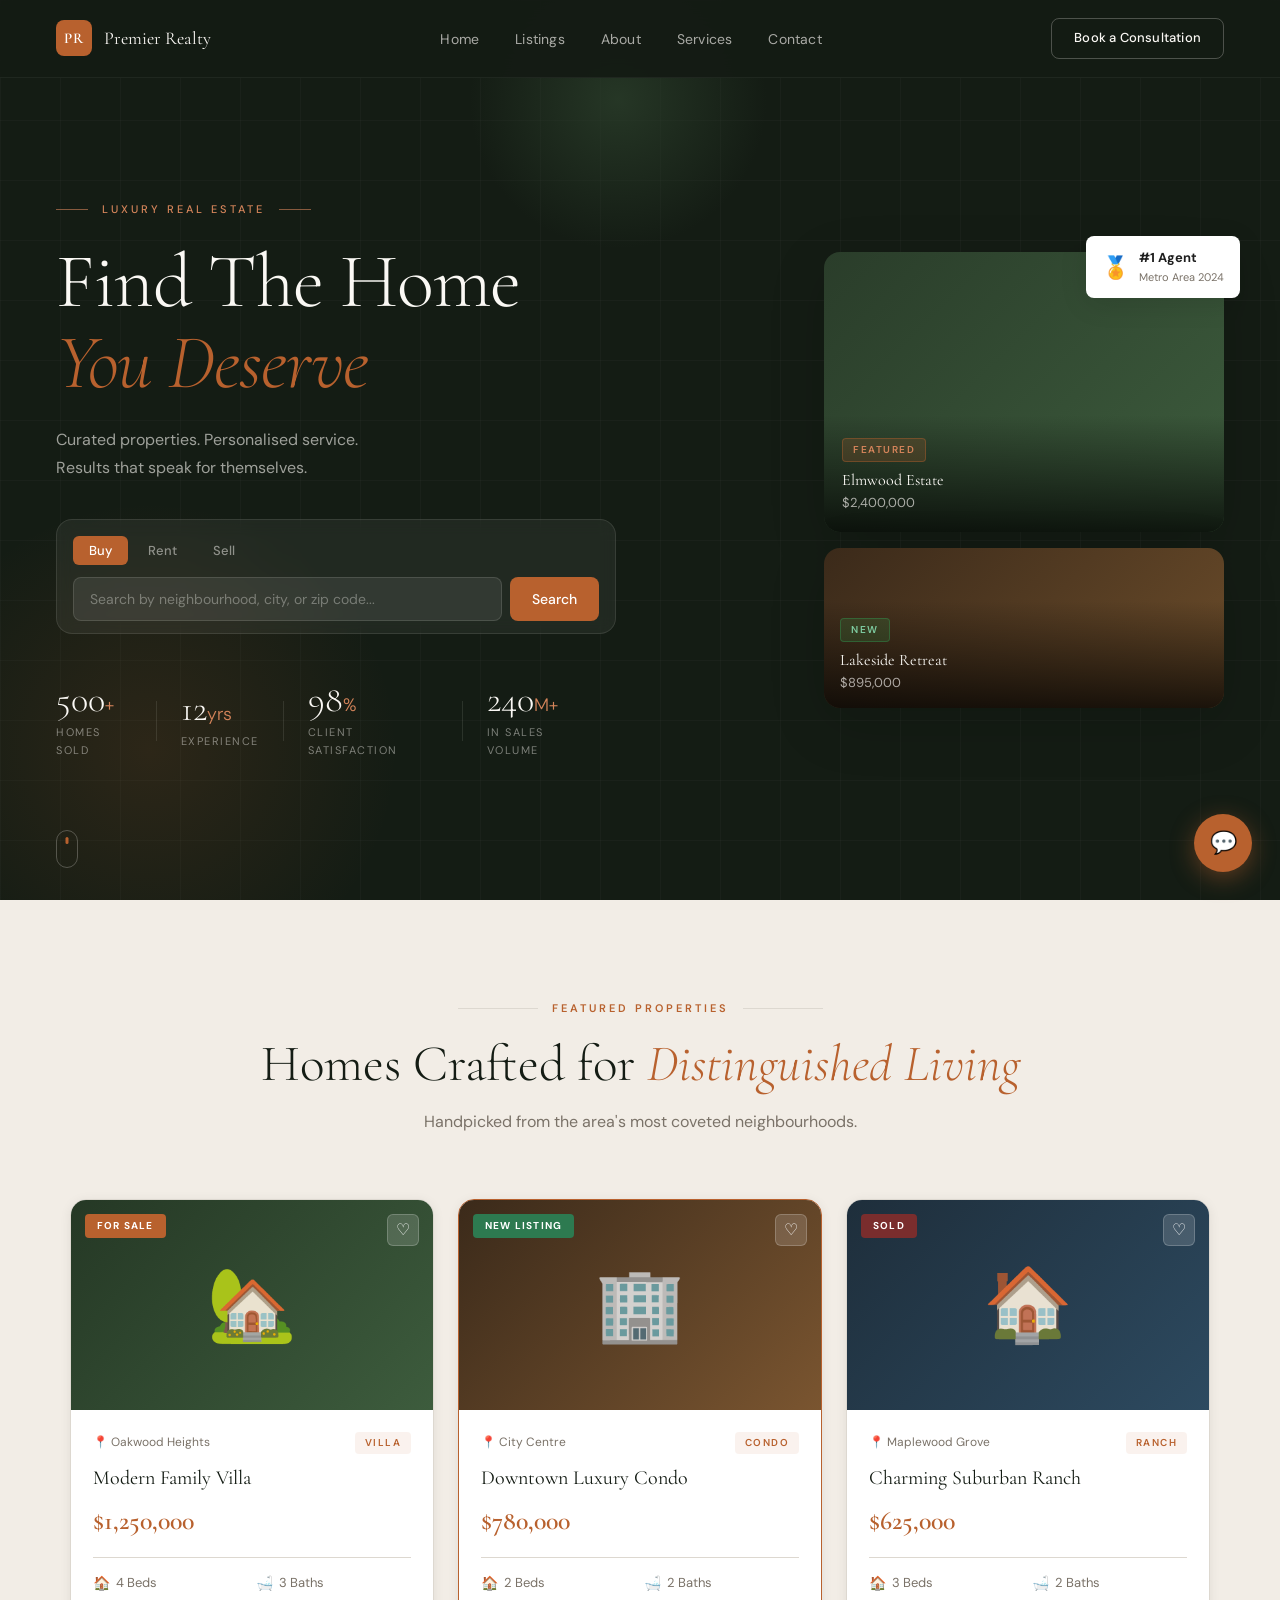
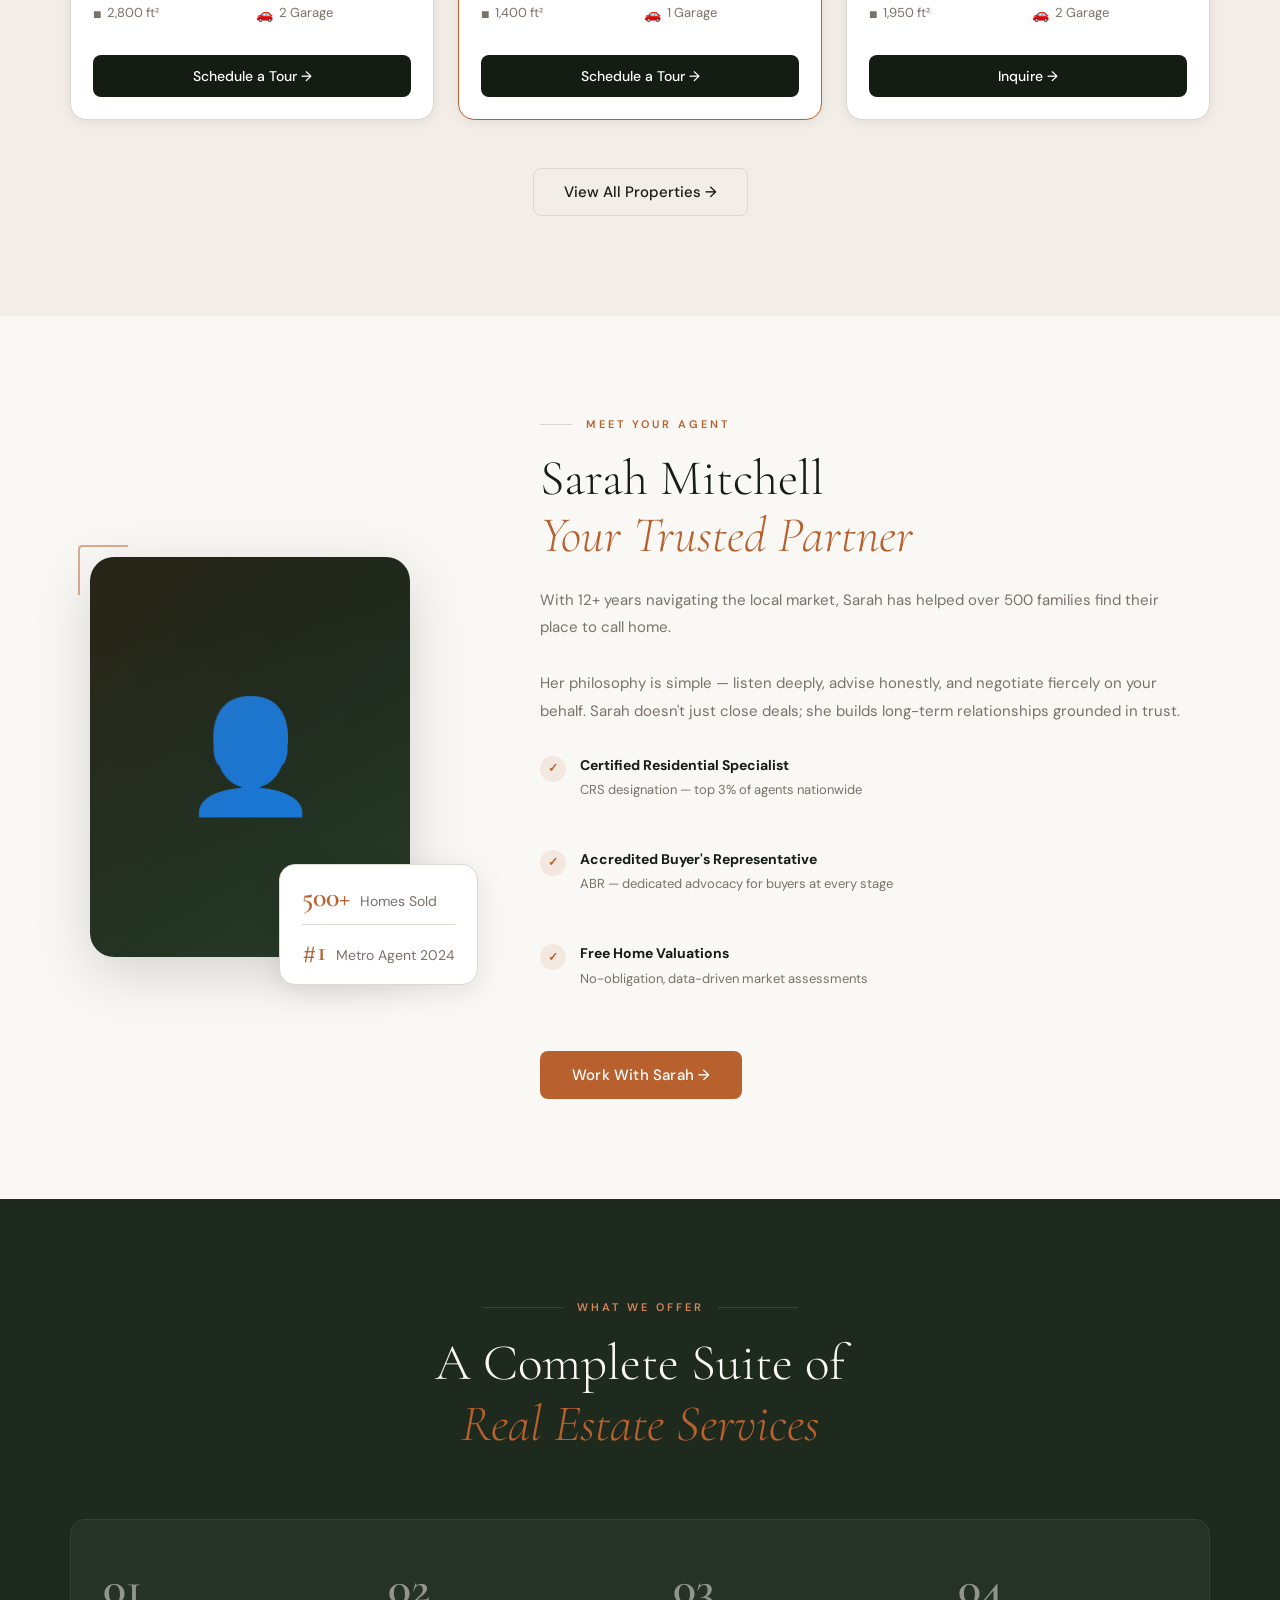
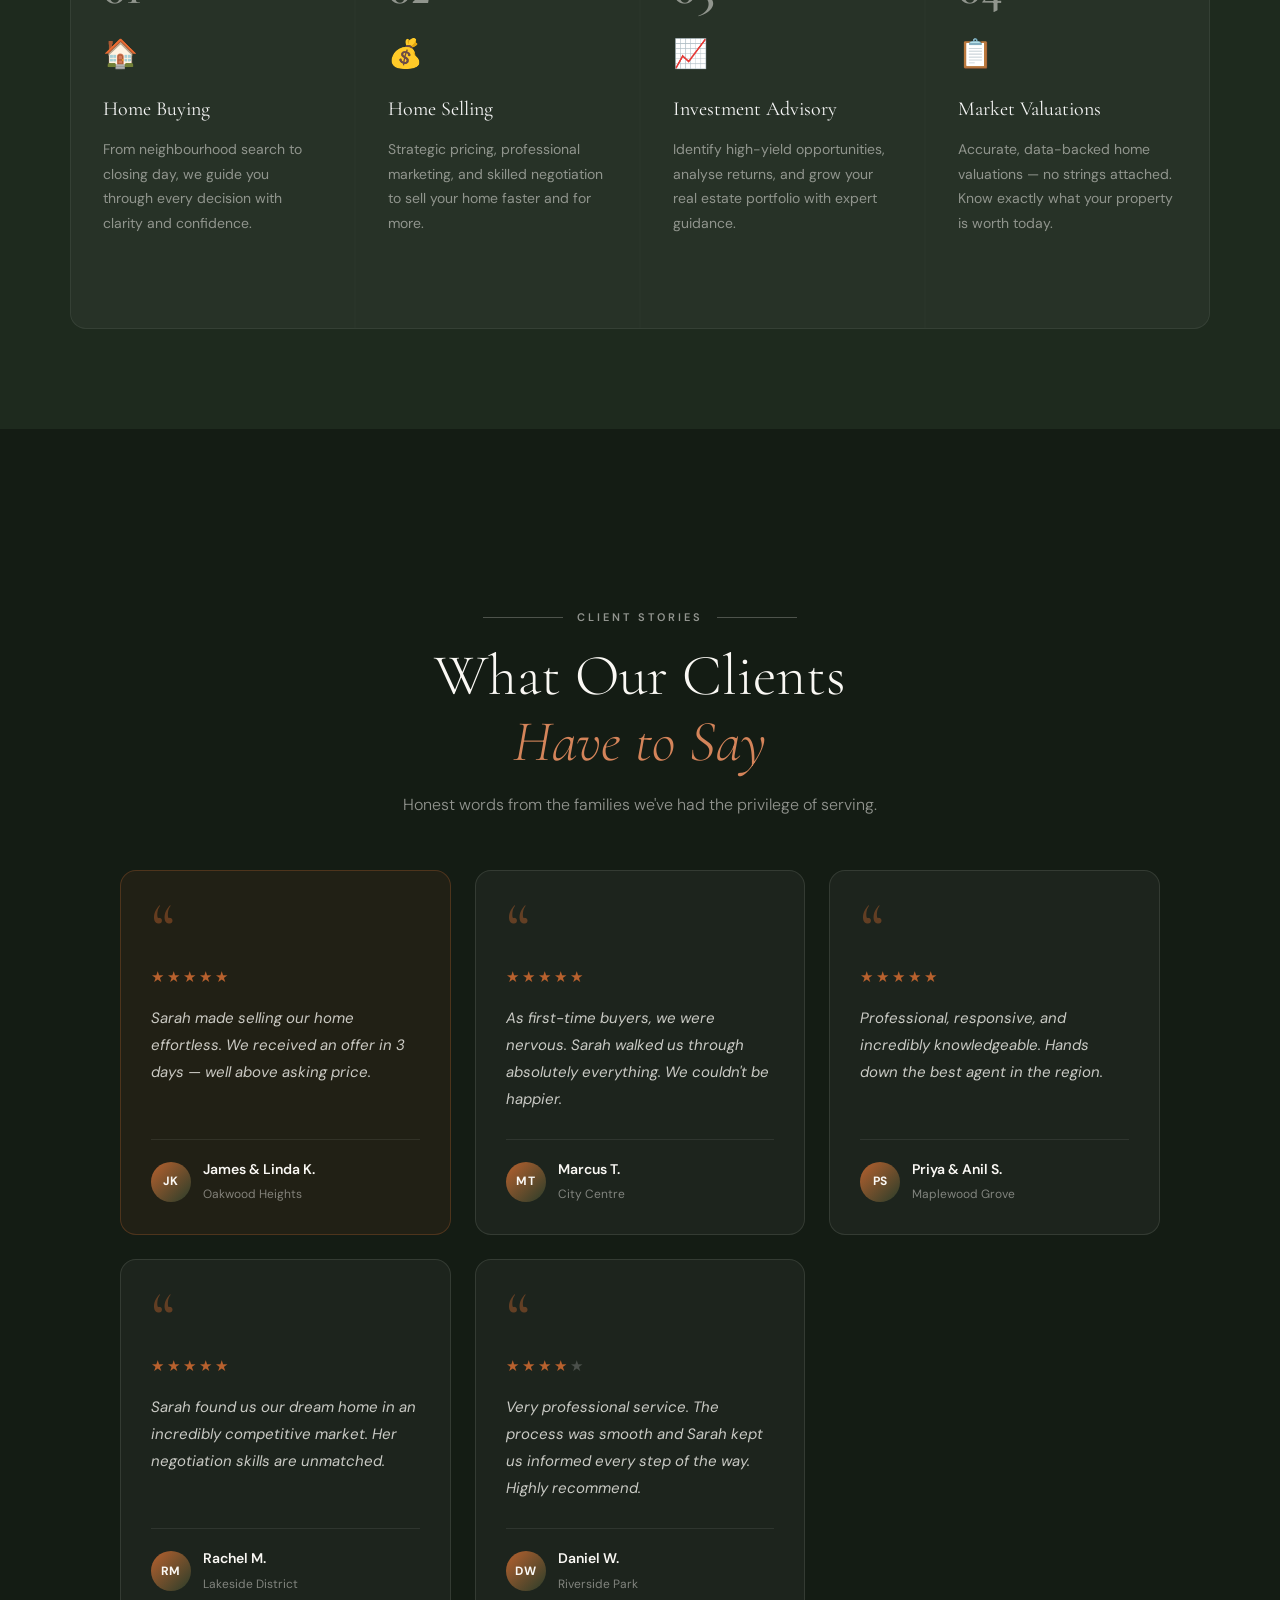
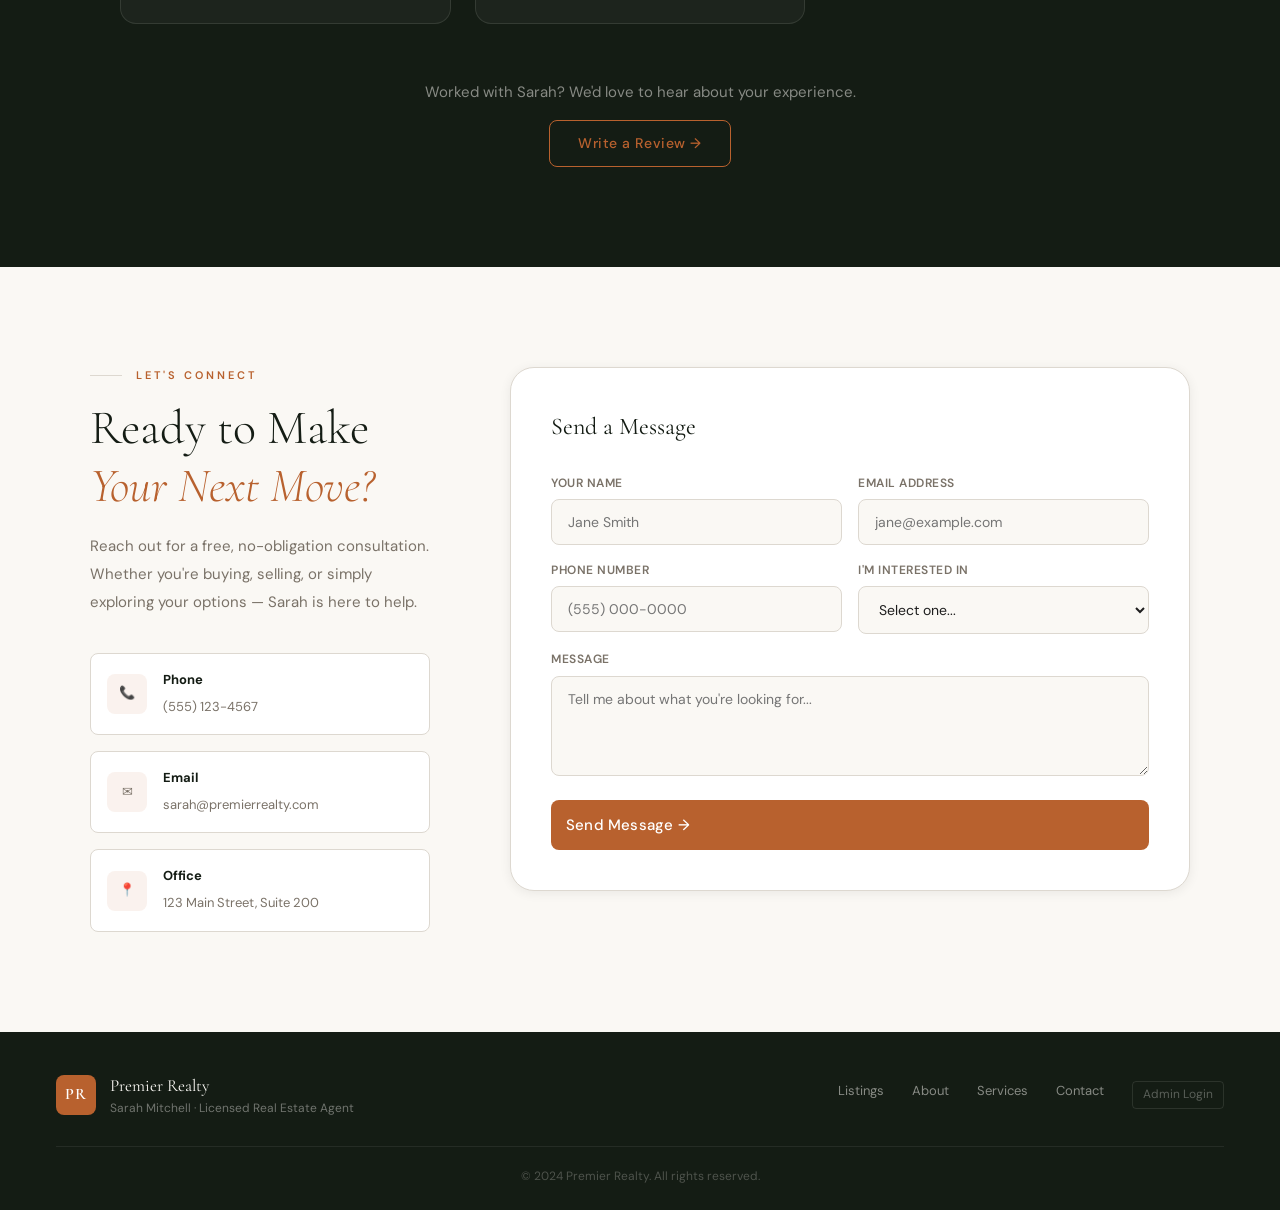
<file: index.html>
<!DOCTYPE html>
<html lang="en">
<head>
  <meta charset="UTF-8">
  <meta name="viewport" content="width=device-width, initial-scale=1.0">
  <title>Premier Realty | Luxury Real Estate</title>
  <link rel="stylesheet" href="styles.css">
  <link href="https://fonts.googleapis.com/css2?family=Cormorant+Garamond:ital,wght@0,300;0,400;0,600;1,300;1,400&family=DM+Sans:wght@300;400;500;600&display=swap" rel="stylesheet">
</head>
<body>

  <nav id="navbar">
    <div class="nav-brand">
      <span class="brand-mark">PR</span>
      <span class="brand-name">Premier Realty</span>
    </div>
    <ul>
      <li><a href="#hero">Home</a></li>
      <li><a href="#listings">Listings</a></li>
      <li><a href="#about">About</a></li>
      <li><a href="#services">Services</a></li>
      <li><a href="#contact">Contact</a></li>
    </ul>
    <a class="nav-cta" href="#contact">Book a Consultation</a>
  </nav>

  <section id="hero">
    <div class="hero-grid-overlay"></div>
    <div class="hero-content">
      <div class="hero-eyebrow">
        <span class="eyebrow-line"></span>
        <span>Luxury Real Estate</span>
        <span class="eyebrow-line"></span>
      </div>
      <h1 class="slide-up">
        Find The Home<br>
        <em>You Deserve</em>
      </h1>
      <p class="hero-sub slide-up delay-1">
        Curated properties. Personalised service.<br>Results that speak for themselves.
      </p>
      <div class="hero-search slide-up delay-2">
        <div class="search-tabs">
          <button class="search-tab active">Buy</button>
          <button class="search-tab">Rent</button>
          <button class="search-tab">Sell</button>
        </div>
        <div class="search-bar">
          <input type="text" id="heroSearchInput" placeholder="Search by neighbourhood, city, or zip code...">
          <button class="search-btn" id="heroSearchBtn">Search</button>
        </div>
      </div>
      <div class="hero-stats slide-up delay-3">
        <div class="stat-item">
          <span class="stat-n" data-target="500">0</span><span class="stat-plus">+</span>
          <p>Homes Sold</p>
        </div>
        <div class="stat-sep"></div>
        <div class="stat-item">
          <span class="stat-n" data-target="12">0</span><span class="stat-plus">yrs</span>
          <p>Experience</p>
        </div>
        <div class="stat-sep"></div>
        <div class="stat-item">
          <span class="stat-n" data-target="98">0</span><span class="stat-plus">%</span>
          <p>Client Satisfaction</p>
        </div>
        <div class="stat-sep"></div>
        <div class="stat-item">
          <span class="stat-n" data-target="240">0</span><span class="stat-plus">M+</span>
          <p>In Sales Volume</p>
        </div>
      </div>
    </div>
    <div class="hero-visual">
      <div class="hero-img-card main-card">
        <div class="card-img card-img-1"></div>
        <div class="hero-property-tag">
          <span class="tag-status">Featured</span>
          <p class="tag-name">Elmwood Estate</p>
          <p class="tag-price">$2,400,000</p>
        </div>
      </div>
      <div class="hero-img-card secondary-card">
        <div class="card-img card-img-2"></div>
        <div class="hero-property-tag small">
          <span class="tag-status new-tag">New</span>
          <p class="tag-name">Lakeside Retreat</p>
          <p class="tag-price">$895,000</p>
        </div>
      </div>
      <div class="floating-badge">
        <div class="badge-icon">&#127941;</div>
        <div>
          <strong>#1 Agent</strong>
          <p>Metro Area 2024</p>
        </div>
      </div>
    </div>
    <div class="scroll-cue"><span></span></div>
  </section>

  <section id="listings">
    <div class="section-intro fade-in">
      <div class="label-row"><span class="rule"></span><span class="label-text">Featured Properties</span><span class="rule"></span></div>
      <h2>Homes Crafted for <em>Distinguished Living</em></h2>
      <p>Handpicked from the area's most coveted neighbourhoods.</p>
    </div>
    <div class="listings-grid" id="featuredGrid">
      <div class="listing-card fade-in">
        <div class="card-media green-grad">
          <div class="card-emoji">🏡</div>
          <div class="card-overlay">
            <span class="card-badge">For Sale</span>
            <button class="card-save">&#9825;</button>
          </div>
        </div>
        <div class="card-body">
          <div class="card-meta">
            <span class="card-location">&#128205; Oakwood Heights</span>
            <span class="card-type">Villa</span>
          </div>
          <h3>Modern Family Villa</h3>
          <p class="card-price">$1,250,000</p>
          <div class="card-specs">
            <div class="spec"><span class="spec-icon">&#127968;</span><span>4 Beds</span></div>
            <div class="spec"><span class="spec-icon">&#128705;</span><span>3 Baths</span></div>
            <div class="spec"><span class="spec-icon">&#9632;</span><span>2,800 ft²</span></div>
            <div class="spec"><span class="spec-icon">&#128663;</span><span>2 Garage</span></div>
          </div>
          <button class="card-cta" onclick="smoothScrollTo('contact')">Schedule a Tour &rarr;</button>
        </div>
      </div>
      <div class="listing-card featured-card fade-in delay-1">
        <div class="card-media brown-grad">
          <div class="card-emoji">🏢</div>
          <div class="card-overlay">
            <span class="card-badge new-badge">New Listing</span>
            <button class="card-save">&#9825;</button>
          </div>
        </div>
        <div class="card-body">
          <div class="card-meta">
            <span class="card-location">&#128205; City Centre</span>
            <span class="card-type">Condo</span>
          </div>
          <h3>Downtown Luxury Condo</h3>
          <p class="card-price">$780,000</p>
          <div class="card-specs">
            <div class="spec"><span class="spec-icon">&#127968;</span><span>2 Beds</span></div>
            <div class="spec"><span class="spec-icon">&#128705;</span><span>2 Baths</span></div>
            <div class="spec"><span class="spec-icon">&#9632;</span><span>1,400 ft²</span></div>
            <div class="spec"><span class="spec-icon">&#128663;</span><span>1 Garage</span></div>
          </div>
          <button class="card-cta" onclick="smoothScrollTo('contact')">Schedule a Tour &rarr;</button>
        </div>
      </div>
      <div class="listing-card fade-in delay-2">
        <div class="card-media slate-grad">
          <div class="card-emoji">🏠</div>
          <div class="card-overlay">
            <span class="card-badge sold-badge">Sold</span>
            <button class="card-save">&#9825;</button>
          </div>
        </div>
        <div class="card-body">
          <div class="card-meta">
            <span class="card-location">&#128205; Maplewood Grove</span>
            <span class="card-type">Ranch</span>
          </div>
          <h3>Charming Suburban Ranch</h3>
          <p class="card-price">$625,000</p>
          <div class="card-specs">
            <div class="spec"><span class="spec-icon">&#127968;</span><span>3 Beds</span></div>
            <div class="spec"><span class="spec-icon">&#128705;</span><span>2 Baths</span></div>
            <div class="spec"><span class="spec-icon">&#9632;</span><span>1,950 ft²</span></div>
            <div class="spec"><span class="spec-icon">&#128663;</span><span>2 Garage</span></div>
          </div>
          <button class="card-cta" onclick="smoothScrollTo('contact')">Inquire &rarr;</button>
        </div>
      </div>
    </div>
    <div class="listings-footer fade-in">
      <button class="btn-ghost" onclick="window.location.href='properties.html'">View All Properties &rarr;</button>
    </div>
  </section>

  <section id="about">
    <div class="about-wrap">
      <div class="about-visual fade-in">
        <div class="about-photo-frame">
          <div class="photo-placeholder">&#128100;</div>
          <div class="frame-accent top-left"></div>
          <div class="frame-accent bottom-right"></div>
        </div>
        <div class="about-floater">
          <div class="floater-row"><span class="floater-num">500+</span><span>Homes Sold</span></div>
          <div class="floater-divider"></div>
          <div class="floater-row"><span class="floater-num">#1</span><span>Metro Agent 2024</span></div>
        </div>
      </div>
      <div class="about-content fade-in delay-1">
        <div class="label-row left"><span class="rule short"></span><span class="label-text">Meet Your Agent</span></div>
        <h2>Sarah Mitchell<br><em>Your Trusted Partner</em></h2>
        <p class="about-lead">With 12+ years navigating the local market, Sarah has helped over 500 families find their place to call home.</p>
        <p>Her philosophy is simple — listen deeply, advise honestly, and negotiate fiercely on your behalf. Sarah doesn't just close deals; she builds long-term relationships grounded in trust.</p>
        <div class="credentials">
          <div class="credential-item">
            <span class="cred-icon">&#10003;</span>
            <div><strong>Certified Residential Specialist</strong><p>CRS designation — top 3% of agents nationwide</p></div>
          </div>
          <div class="credential-item">
            <span class="cred-icon">&#10003;</span>
            <div><strong>Accredited Buyer's Representative</strong><p>ABR — dedicated advocacy for buyers at every stage</p></div>
          </div>
          <div class="credential-item">
            <span class="cred-icon">&#10003;</span>
            <div><strong>Free Home Valuations</strong><p>No-obligation, data-driven market assessments</p></div>
          </div>
        </div>
        <button class="btn-primary" onclick="smoothScrollTo('contact')">Work With Sarah &rarr;</button>
      </div>
    </div>
  </section>

  <section id="services">
    <div class="services-bg-text"></div>
    <div class="section-intro fade-in light">
      <div class="label-row"><span class="rule light"></span><span class="label-text">What We Offer</span><span class="rule light"></span></div>
      <h2>A Complete Suite of<br><em>Real Estate Services</em></h2>
    </div>
    <div class="services-grid">
      <div class="service-item fade-in">
        <div class="service-num">01</div>
        <div class="service-icon-wrap">&#127968;</div>
        <h3>Home Buying</h3>
        <p>From neighbourhood search to closing day, we guide you through every decision with clarity and confidence.</p>
        <span class="service-arrow">&rarr;</span>
      </div>
      <div class="service-item fade-in delay-1">
        <div class="service-num">02</div>
        <div class="service-icon-wrap">&#128176;</div>
        <h3>Home Selling</h3>
        <p>Strategic pricing, professional marketing, and skilled negotiation to sell your home faster and for more.</p>
        <span class="service-arrow">&rarr;</span>
      </div>
      <div class="service-item fade-in delay-2">
        <div class="service-num">03</div>
        <div class="service-icon-wrap">&#128200;</div>
        <h3>Investment Advisory</h3>
        <p>Identify high-yield opportunities, analyse returns, and grow your real estate portfolio with expert guidance.</p>
        <span class="service-arrow">&rarr;</span>
      </div>
      <div class="service-item fade-in delay-3">
        <div class="service-num">04</div>
        <div class="service-icon-wrap">&#128203;</div>
        <h3>Market Valuations</h3>
        <p>Accurate, data-backed home valuations — no strings attached. Know exactly what your property is worth today.</p>
        <span class="service-arrow">&rarr;</span>
      </div>
    </div>
  </section>

  <section id="testimonials">
    <div class="testimonials-header fade-in">
      <div class="label-row"><span class="rule rule-light"></span><span class="label-text label-light">Client Stories</span><span class="rule rule-light"></span></div>
      <h2>What Our Clients<br><em>Have to Say</em></h2>
      <p class="testimonials-sub">Honest words from the families we've had the privilege of serving.</p>
    </div>

    <div class="reviews-grid" id="reviewsGrid">
      <div class="reviews-grid-empty" id="reviewsGridEmpty" style="display:none;">
        <p>No reviews yet. Be the first to share your experience.</p>
      </div>
    </div>

    <div class="write-review-cta fade-in">
      <p>Worked with Sarah? We'd love to hear about your experience.</p>
      <a class="btn-outline-gold" href="add-review.html">Write a Review &rarr;</a>
    </div>
  </section>

  <section id="contact">
    <div class="contact-wrap">
      <div class="contact-left fade-in">
        <div class="label-row left"><span class="rule short"></span><span class="label-text">Let's Connect</span></div>
        <h2>Ready to Make<br><em>Your Next Move?</em></h2>
        <p>Reach out for a free, no-obligation consultation. Whether you're buying, selling, or simply exploring your options — Sarah is here to help.</p>
        <div class="contact-links">
          <a class="contact-link" href="tel:5551234567"><span class="link-icon">&#128222;</span><div><strong>Phone</strong><span>(555) 123-4567</span></div></a>
          <a class="contact-link" href="mailto:sarah@premierrealty.com"><span class="link-icon">&#9993;</span><div><strong>Email</strong><span>sarah@premierrealty.com</span></div></a>
          <a class="contact-link" href="#"><span class="link-icon">&#128205;</span><div><strong>Office</strong><span>123 Main Street, Suite 200</span></div></a>
        </div>
      </div>
      <form class="contact-form fade-in delay-1" onsubmit="handleSubmit(event)">
        <h3>Send a Message</h3>
        <div class="form-row">
          <div class="form-group"><label>Your Name</label><input type="text" placeholder="Jane Smith" required></div>
          <div class="form-group"><label>Email Address</label><input type="email" placeholder="jane@example.com" required></div>
        </div>
        <div class="form-row">
          <div class="form-group"><label>Phone Number</label><input type="tel" placeholder="(555) 000-0000"></div>
          <div class="form-group"><label>I'm interested in</label>
            <select>
              <option value="" disabled selected>Select one...</option>
              <option>Buying a Home</option>
              <option>Selling a Home</option>
              <option>Investment Property</option>
              <option>Free Home Valuation</option>
            </select>
          </div>
        </div>
        <div class="form-group full"><label>Message</label><textarea placeholder="Tell me about what you're looking for..." rows="4"></textarea></div>
        <button type="submit" class="btn-primary full-w">Send Message &rarr;</button>
        <p class="form-success" id="formSuccess">&#10003; Received! Sarah will be in touch within 24 hours.</p>
      </form>
    </div>
  </section>

  <footer>
    <div class="footer-inner">
      <div class="footer-brand">
        <span class="brand-mark">PR</span>
        <div><strong>Premier Realty</strong><p>Sarah Mitchell · Licensed Real Estate Agent</p></div>
      </div>
      <nav class="footer-nav">
        <a href="#listings">Listings</a>
        <a href="#about">About</a>
        <a href="#services">Services</a>
        <a href="#contact">Contact</a>
        <a href="admin-login.html" class="footer-admin-link">Admin Login</a>
      </nav>
    </div>
    <div class="footer-bottom"><p>&copy; 2024 Premier Realty. All rights reserved.</p></div>
  </footer>

  <script src="data.js"></script>
  <script src="script.js"></script>
  <script src="chatbot.js"></script>
</body>
</html>
</file>
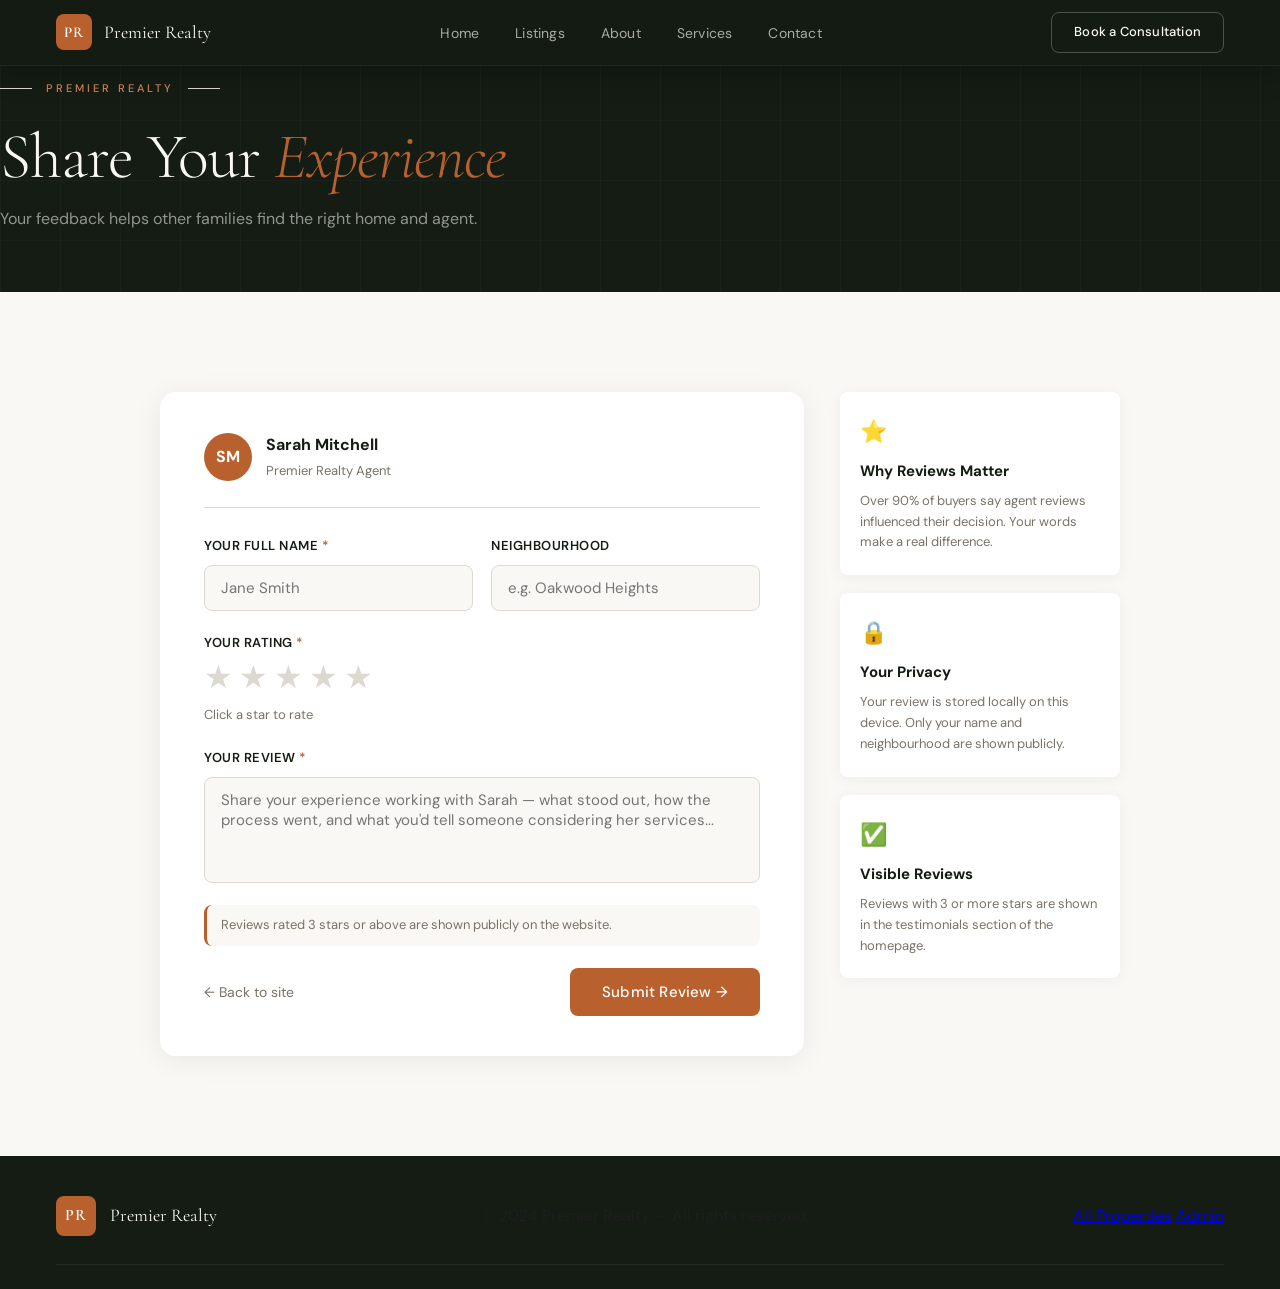
<file: add-review.html>
<!DOCTYPE html>
<html lang="en">
<head>
  <meta charset="UTF-8">
  <meta name="viewport" content="width=device-width, initial-scale=1.0">
  <title>Write a Review | Premier Realty</title>
  <link rel="stylesheet" href="styles.css">
  <link href="https://fonts.googleapis.com/css2?family=Cormorant+Garamond:ital,wght@0,300;0,400;0,600;1,300;1,400&family=DM+Sans:wght@300;400;500;600&display=swap" rel="stylesheet">
</head>
<body class="props-page">

  <nav id="navbar" class="scrolled">
    <div class="nav-brand">
      <span class="brand-mark">PR</span>
      <span class="brand-name">Premier Realty</span>
    </div>
    <ul>
      <li><a href="index.html#hero">Home</a></li>
      <li><a href="index.html#listings">Listings</a></li>
      <li><a href="index.html#about">About</a></li>
      <li><a href="index.html#services">Services</a></li>
      <li><a href="index.html#contact">Contact</a></li>
    </ul>
    <a class="nav-cta" href="index.html#contact">Book a Consultation</a>
  </nav>

  <div class="props-hero" style="padding: 80px 0 60px;">
    <div class="hero-grid-overlay"></div>
    <div class="props-hero-content">
      <div class="hero-eyebrow">
        <span class="rule short"></span>
        <span class="label-text">Premier Realty</span>
        <span class="rule short"></span>
      </div>
      <h1 class="props-hero-title">Share Your <em>Experience</em></h1>
      <p class="props-hero-sub">Your feedback helps other families find the right home and agent.</p>
    </div>
  </div>

  <section class="ar-section">
    <div class="ar-container">

      <div class="ar-card">
        <div class="ar-card-header">
          <div class="ar-avatar">SM</div>
          <div>
            <strong>Sarah Mitchell</strong>
            <span>Premier Realty Agent</span>
          </div>
        </div>
        <div class="ar-divider"></div>

        <form id="reviewForm" class="ar-form" novalidate>
          <div class="ar-form-row">
            <div class="ar-field">
              <label for="reviewAuthor">Your Full Name <span class="required">*</span></label>
              <input type="text" id="reviewAuthor" placeholder="Jane Smith" required autocomplete="name">
            </div>
            <div class="ar-field">
              <label for="reviewLocation">Neighbourhood</label>
              <input type="text" id="reviewLocation" placeholder="e.g. Oakwood Heights">
            </div>
          </div>

          <div class="ar-field">
            <label>Your Rating <span class="required">*</span></label>
            <div class="ar-stars" id="starRating">
              <span class="ar-star" data-val="1">★</span>
              <span class="ar-star" data-val="2">★</span>
              <span class="ar-star" data-val="3">★</span>
              <span class="ar-star" data-val="4">★</span>
              <span class="ar-star" data-val="5">★</span>
            </div>
            <input type="hidden" id="reviewRating" value="0">
            <p class="ar-rating-hint" id="ratingHint">Click a star to rate</p>
          </div>

          <div class="ar-field">
            <label for="reviewText">Your Review <span class="required">*</span></label>
            <textarea id="reviewText" rows="4" placeholder="Share your experience working with Sarah — what stood out, how the process went, and what you'd tell someone considering her services..." required></textarea>
          </div>

          <p class="ar-notice">Reviews rated 3 stars or above are shown publicly on the website.</p>

          <div class="ar-actions">
            <a class="ar-back-link" href="index.html#testimonials">&larr; Back to site</a>
            <button type="submit" class="btn-primary">Submit Review &rarr;</button>
          </div>

          <div class="ar-success hidden" id="reviewSuccess">
            <span class="ar-success-icon">&#10003;</span>
            <div>
              <strong>Thank you for your review!</strong>
              <p>Your feedback has been submitted and will appear on the website if it meets our visibility guidelines.</p>
            </div>
          </div>
          <div class="ar-error hidden" id="reviewError"></div>
        </form>
      </div>

      <div class="ar-side">
        <div class="ar-side-card">
          <div class="ar-side-icon">⭐</div>
          <strong>Why Reviews Matter</strong>
          <p>Over 90% of buyers say agent reviews influenced their decision. Your words make a real difference.</p>
        </div>
        <div class="ar-side-card">
          <div class="ar-side-icon">🔒</div>
          <strong>Your Privacy</strong>
          <p>Your review is stored locally on this device. Only your name and neighbourhood are shown publicly.</p>
        </div>
        <div class="ar-side-card">
          <div class="ar-side-icon">✅</div>
          <strong>Visible Reviews</strong>
          <p>Reviews with 3 or more stars are shown in the testimonials section of the homepage.</p>
        </div>
      </div>

    </div>
  </section>

  <footer class="site-footer">
    <div class="footer-inner">
      <div class="footer-brand">
        <span class="brand-mark">PR</span>
        <span class="brand-name">Premier Realty</span>
      </div>
      <p class="footer-copy">&copy; 2024 Premier Realty &mdash; All rights reserved.</p>
      <div class="footer-links">
        <a href="properties.html">All Properties</a>
        <a href="admin-login.html">Admin</a>
      </div>
    </div>
  </footer>

  <script src="data.js"></script>
  <script>
    var currentRating = 0;
    var stars = document.querySelectorAll('.ar-star');
    var ratingHint = document.getElementById('ratingHint');
    var ratingLabels = ['', 'Poor', 'Fair', 'Good', 'Great', 'Excellent'];

    stars.forEach(function (star) {
      star.addEventListener('mouseover', function () {
        var val = parseInt(star.dataset.val);
        stars.forEach(function (s) {
          s.classList.toggle('ar-star-hover', parseInt(s.dataset.val) <= val);
        });
        ratingHint.textContent = ratingLabels[val] || '';
      });
      star.addEventListener('mouseleave', function () {
        stars.forEach(function (s) { s.classList.remove('ar-star-hover'); });
        ratingHint.textContent = currentRating ? ratingLabels[currentRating] : 'Click a star to rate';
      });
      star.addEventListener('click', function () {
        currentRating = parseInt(star.dataset.val);
        document.getElementById('reviewRating').value = currentRating;
        stars.forEach(function (s) {
          s.classList.toggle('ar-star-selected', parseInt(s.dataset.val) <= currentRating);
          s.classList.remove('ar-star-hover');
        });
        ratingHint.textContent = ratingLabels[currentRating];
      });
    });

    document.getElementById('starRating').addEventListener('mouseleave', function () {
      stars.forEach(function (s) { s.classList.remove('ar-star-hover'); });
    });

    document.getElementById('reviewForm').addEventListener('submit', function (e) {
      e.preventDefault();
      var errEl = document.getElementById('reviewError');
      errEl.classList.add('hidden');

      var author = document.getElementById('reviewAuthor').value.trim();
      var text = document.getElementById('reviewText').value.trim();
      var rating = parseInt(document.getElementById('reviewRating').value);

      if (!author) { showError('Please enter your name.'); return; }
      if (!rating) { showError('Please select a star rating.'); return; }
      if (!text) { showError('Please write a short review.'); return; }

      DB.addReview({ author: author, location: document.getElementById('reviewLocation').value.trim(), rating: rating, text: text });

      document.getElementById('reviewForm').style.display = 'none';
      document.getElementById('reviewSuccess').classList.remove('hidden');
      setTimeout(function () { window.location.href = 'index.html#testimonials'; }, 2800);
    });

    function showError(msg) {
      var errEl = document.getElementById('reviewError');
      errEl.textContent = msg;
      errEl.classList.remove('hidden');
    }
  </script>
</body>
</html>
</file>
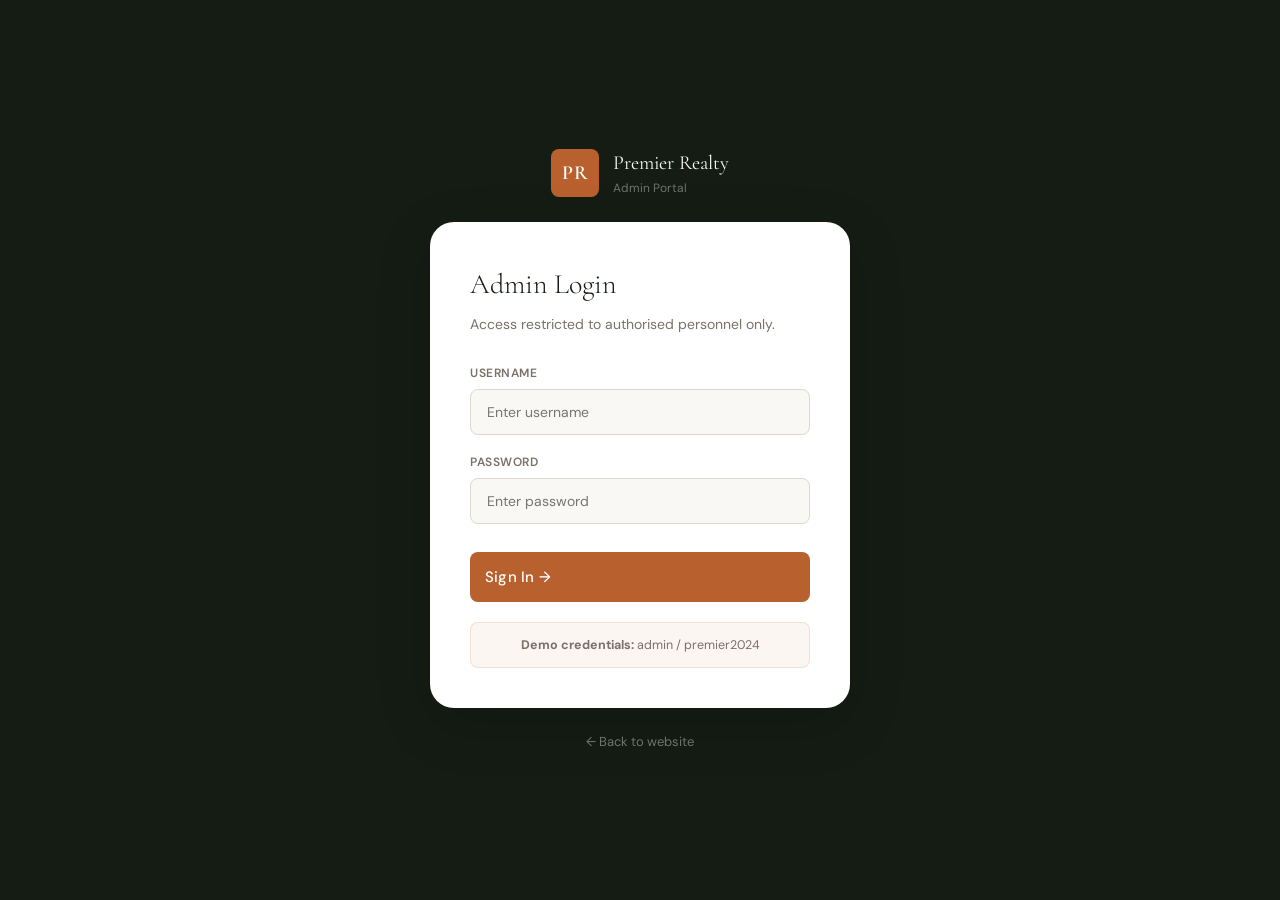
<file: admin-login.html>
<!DOCTYPE html>
<html lang="en">
<head>
  <meta charset="UTF-8">
  <meta name="viewport" content="width=device-width, initial-scale=1.0">
  <title>Admin Login | Premier Realty</title>
  <link rel="stylesheet" href="styles.css">
  <link href="https://fonts.googleapis.com/css2?family=Cormorant+Garamond:ital,wght@0,300;0,400;0,600;1,300;1,400&family=DM+Sans:wght@300;400;500;600&display=swap" rel="stylesheet">
</head>
<body class="admin-login-page">

  <div class="admin-login-wrap">
    <div class="admin-login-brand">
      <span class="brand-mark" style="width:48px;height:48px;font-size:20px;">PR</span>
      <div>
        <strong>Premier Realty</strong>
        <p>Admin Portal</p>
      </div>
    </div>

    <div class="admin-login-card">
      <h2>Admin Login</h2>
      <p class="admin-login-sub">Access restricted to authorised personnel only.</p>

      <form id="loginForm">
        <div class="form-group" style="margin-bottom:18px;">
          <label>Username</label>
          <input type="text" id="loginUser" placeholder="Enter username" autocomplete="username">
        </div>
        <div class="form-group" style="margin-bottom:24px;">
          <label>Password</label>
          <input type="password" id="loginPass" placeholder="Enter password" autocomplete="current-password">
        </div>
        <div class="admin-login-error hidden" id="loginError">Incorrect credentials. Please try again.</div>
        <button type="submit" class="btn-primary full-w">Sign In →</button>
      </form>

      <div class="admin-login-hint">
        <strong>Demo credentials:</strong> admin / premier2024
      </div>
    </div>

    <a href="index.html" class="admin-back-link">← Back to website</a>
  </div>

  <script src="data.js"></script>
  <script>
    if (DB.isAdminLoggedIn()) {
      window.location.href = 'admin.html';
    }

    document.getElementById('loginForm').addEventListener('submit', function (e) {
      e.preventDefault();
      var user = document.getElementById('loginUser').value.trim();
      var pass = document.getElementById('loginPass').value;
      var err = document.getElementById('loginError');

      if (DB.adminLogin(user, pass)) {
        window.location.href = 'admin.html';
      } else {
        err.classList.remove('hidden');
        document.getElementById('loginPass').value = '';
      }
    });
  </script>
</body>
</html>
</file>
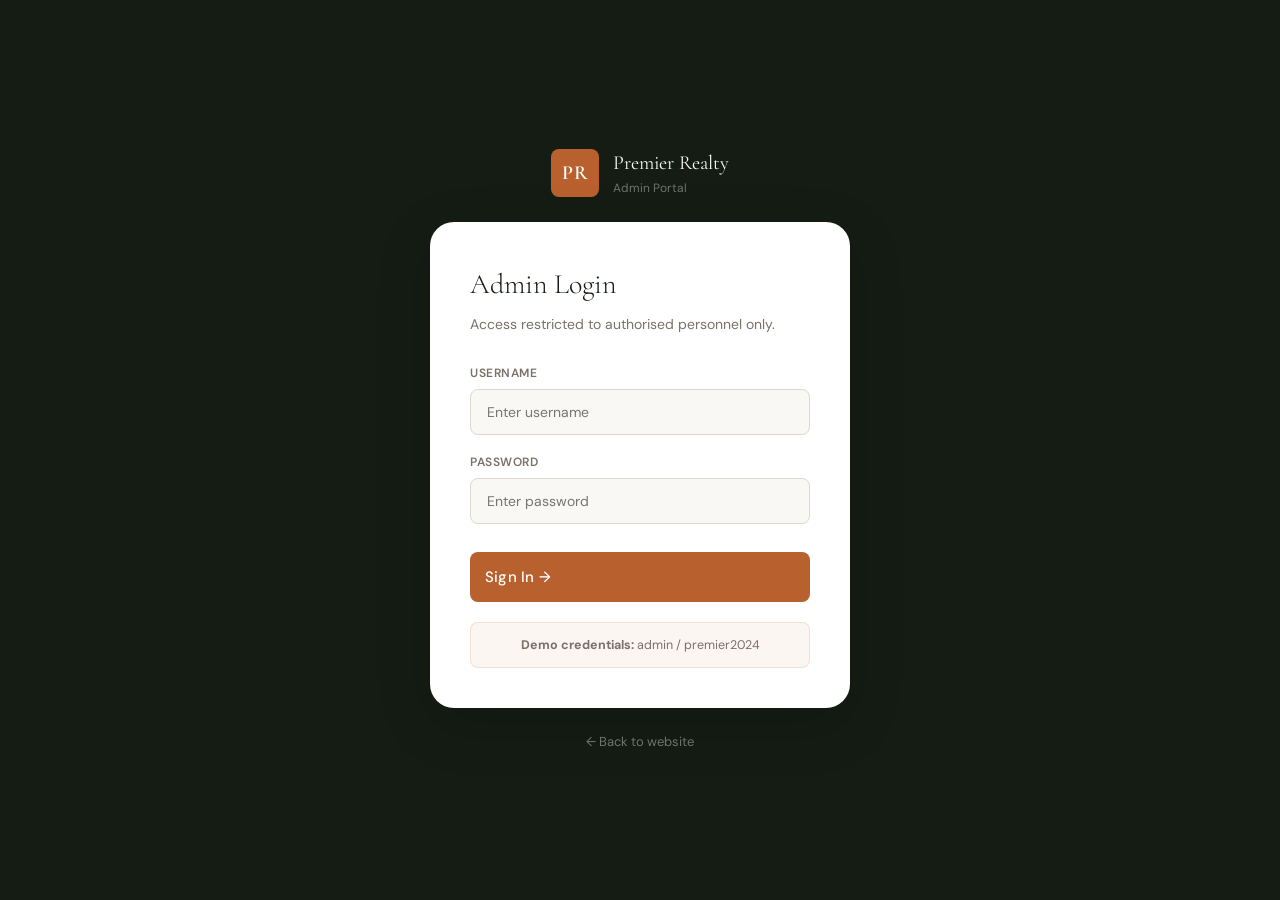
<file: admin.html>
<!DOCTYPE html>
<html lang="en">
<head>
  <meta charset="UTF-8">
  <meta name="viewport" content="width=device-width, initial-scale=1.0">
  <title>Admin Dashboard | Premier Realty</title>
  <link rel="stylesheet" href="styles.css">
  <link href="https://fonts.googleapis.com/css2?family=Cormorant+Garamond:ital,wght@0,300;0,400;0,600;1,300;1,400&family=DM+Sans:wght@300;400;500;600&display=swap" rel="stylesheet">
</head>
<body class="admin-page">

  <header class="admin-header">
    <div class="admin-header-brand">
      <span class="brand-mark" style="width:36px;height:36px;font-size:14px;">PR</span>
      <span class="brand-name">Premier Realty &mdash; Admin</span>
    </div>
    <div class="admin-header-actions">
      <a href="index.html" class="admin-site-link">View Site →</a>
      <button class="admin-logout-btn" id="logoutBtn">Log Out</button>
    </div>
  </header>

  <div class="admin-container">
    <aside class="admin-sidebar">
      <nav class="admin-nav">
        <button class="admin-nav-btn active" data-tab="properties">
          <span class="anb-icon">🏠</span> Properties
        </button>
        <button class="admin-nav-btn" data-tab="bookings">
          <span class="anb-icon">📅</span> Bookings
          <span class="admin-badge" id="pendingCount"></span>
        </button>
        <button class="admin-nav-btn" data-tab="reviews">
          <span class="anb-icon">⭐</span> Reviews
        </button>
      </nav>
    </aside>

    <main class="admin-main">
      <!-- PROPERTIES TAB -->
      <div id="tab-properties" class="admin-tab active">
        <div class="admin-tab-header">
          <div>
            <h2>Properties</h2>
            <p class="admin-tab-sub">Manage your property listings</p>
          </div>
          <button class="btn-primary" id="addPropertyBtn">+ Add Property</button>
        </div>
        <div class="admin-table-wrap">
          <table class="admin-table" id="propertiesTable">
            <thead>
              <tr>
                <th>Property</th>
                <th>Type</th>
                <th>Location</th>
                <th>Price</th>
                <th>Status</th>
                <th>Actions</th>
              </tr>
            </thead>
            <tbody id="propertiesTbody"></tbody>
          </table>
        </div>
      </div>

      <!-- BOOKINGS TAB -->
      <div id="tab-bookings" class="admin-tab">
        <div class="admin-tab-header">
          <div>
            <h2>Booking Requests</h2>
            <p class="admin-tab-sub">Review and manage tour requests</p>
          </div>
          <div class="booking-filter-btns">
            <button class="bfb active" data-status="all">All</button>
            <button class="bfb" data-status="pending">Pending</button>
            <button class="bfb" data-status="accepted">Accepted</button>
            <button class="bfb" data-status="rejected">Rejected</button>
          </div>
        </div>
        <div class="admin-table-wrap">
          <table class="admin-table" id="bookingsTable">
            <thead>
              <tr>
                <th>Name</th>
                <th>Contact</th>
                <th>Property</th>
                <th>Message</th>
                <th>Date</th>
                <th>Status</th>
                <th>Actions</th>
              </tr>
            </thead>
            <tbody id="bookingsTbody"></tbody>
          </table>
        </div>
        <div class="admin-empty hidden" id="bookingsEmpty">
          <div>📅</div><p>No booking requests yet.</p>
        </div>
      </div>

      <!-- REVIEWS TAB -->
      <div id="tab-reviews" class="admin-tab">
        <div class="admin-tab-header">
          <div>
            <h2>Reviews</h2>
            <p class="admin-tab-sub">Manage customer reviews (only ≥ 3 stars shown publicly)</p>
          </div>
        </div>
        <div id="reviewsAdminList"></div>
        <div class="admin-empty hidden" id="reviewsEmpty">
          <div>⭐</div><p>No reviews yet.</p>
        </div>
      </div>
    </main>
  </div>

  <!-- PROPERTY MODAL -->
  <div class="modal-overlay hidden" id="propertyModal">
    <div class="modal-box">
      <div class="modal-header">
        <h3 id="modalTitle">Add Property</h3>
        <button class="modal-close" id="modalClose">✕</button>
      </div>
      <form id="propertyForm" class="modal-form">
        <input type="hidden" id="propId">
        <div class="modal-grid">
          <div class="form-group">
            <label>Property Name</label>
            <input type="text" id="propName" required placeholder="e.g. Modern Family Villa">
          </div>
          <div class="form-group">
            <label>Type</label>
            <select id="propType" required>
              <option value="">Select type...</option>
              <option>Villa</option>
              <option>Condo</option>
              <option>Ranch</option>
              <option>Estate</option>
              <option>Townhouse</option>
              <option>Penthouse</option>
              <option>Manor</option>
              <option>Cottage</option>
              <option>Apartment</option>
            </select>
          </div>
          <div class="form-group">
            <label>Location / Neighbourhood</label>
            <input type="text" id="propLocation" required placeholder="e.g. Oakwood Heights">
          </div>
          <div class="form-group">
            <label>Price ($)</label>
            <input type="number" id="propPrice" required placeholder="e.g. 1250000" min="1">
          </div>
          <div class="form-group">
            <label>Bedrooms</label>
            <input type="number" id="propBeds" required min="0" placeholder="4">
          </div>
          <div class="form-group">
            <label>Bathrooms</label>
            <input type="number" id="propBaths" required min="0" placeholder="3">
          </div>
          <div class="form-group">
            <label>Area (ft²)</label>
            <input type="number" id="propSqft" required min="1" placeholder="2800">
          </div>
          <div class="form-group">
            <label>Garage Spaces</label>
            <input type="number" id="propGarage" required min="0" placeholder="2">
          </div>
          <div class="form-group">
            <label>Listing Status</label>
            <select id="propStatus" required>
              <option>For Sale</option>
              <option>New</option>
              <option>Featured</option>
              <option>Sold</option>
            </select>
          </div>
        </div>
        <div class="modal-footer">
          <button type="button" class="btn-ghost" id="modalCancel">Cancel</button>
          <button type="submit" class="btn-primary" id="modalSave">Save Property</button>
        </div>
      </form>
    </div>
  </div>

  <!-- DELETE CONFIRM MODAL -->
  <div class="modal-overlay hidden" id="confirmModal">
    <div class="modal-box modal-box-sm">
      <div class="modal-header">
        <h3 id="confirmTitle">Confirm Delete</h3>
        <button class="modal-close" id="confirmClose">✕</button>
      </div>
      <p id="confirmMsg" style="padding:20px 24px;color:var(--muted);">Are you sure? This cannot be undone.</p>
      <div class="modal-footer">
        <button class="btn-ghost" id="confirmCancel">Cancel</button>
        <button class="btn-danger" id="confirmOk">Delete</button>
      </div>
    </div>
  </div>

  <script src="data.js"></script>
  <script>
    if (!DB.isAdminLoggedIn()) {
      window.location.href = 'admin-login.html';
    }

    function formatPrice(n) {
      return '$' + Number(n).toLocaleString();
    }
    function formatDate(iso) {
      var d = new Date(iso);
      return d.toLocaleDateString('en-US', { month: 'short', day: 'numeric', year: 'numeric' });
    }
    function stars(n) {
      return '★'.repeat(n) + '☆'.repeat(5 - n);
    }

    // ---- TABS ----
    document.querySelectorAll('.admin-nav-btn').forEach(function (btn) {
      btn.addEventListener('click', function () {
        document.querySelectorAll('.admin-nav-btn').forEach(function (b) { b.classList.remove('active'); });
        document.querySelectorAll('.admin-tab').forEach(function (t) { t.classList.remove('active'); });
        btn.classList.add('active');
        document.getElementById('tab-' + btn.dataset.tab).classList.add('active');
      });
    });

    document.getElementById('logoutBtn').addEventListener('click', function () {
      DB.adminLogout();
      window.location.href = 'admin-login.html';
    });

    // ---- PROPERTIES ----
    function renderProperties() {
      var props = DB.getProperties();
      var tbody = document.getElementById('propertiesTbody');
      tbody.innerHTML = props.map(function (p) {
        return '<tr>' +
          '<td><div class="prop-name-cell"><span class="prop-emoji-sm">' + p.emoji + '</span><strong>' + p.name + '</strong></div></td>' +
          '<td>' + p.type + '</td>' +
          '<td>' + p.location + '</td>' +
          '<td><strong>' + formatPrice(p.price) + '</strong></td>' +
          '<td><span class="status-pill status-' + p.status.toLowerCase().replace(' ', '-') + '">' + p.status + '</span></td>' +
          '<td class="action-cell">' +
            '<button class="act-btn edit-btn" onclick="openEditModal(' + p.id + ')">✏️ Edit</button>' +
            '<button class="act-btn del-btn" onclick="confirmDelete(\'property\',' + p.id + ',\'property\')">🗑 Delete</button>' +
          '</td>' +
        '</tr>';
      }).join('');
      if (!props.length) tbody.innerHTML = '<tr><td colspan="6" class="empty-cell">No properties yet. Add your first one!</td></tr>';
    }

    // ---- PROPERTY MODAL ----
    function openAddModal() {
      document.getElementById('modalTitle').textContent = 'Add Property';
      document.getElementById('modalSave').textContent = 'Add Property';
      document.getElementById('propertyForm').reset();
      document.getElementById('propId').value = '';
      document.getElementById('propertyModal').classList.remove('hidden');
    }

    function openEditModal(id) {
      var props = DB.getProperties();
      var p = props.find(function (x) { return x.id == id; });
      if (!p) return;
      document.getElementById('modalTitle').textContent = 'Edit Property';
      document.getElementById('modalSave').textContent = 'Save Changes';
      document.getElementById('propId').value = p.id;
      document.getElementById('propName').value = p.name;
      document.getElementById('propType').value = p.type;
      document.getElementById('propLocation').value = p.location;
      document.getElementById('propPrice').value = p.price;
      document.getElementById('propBeds').value = p.beds;
      document.getElementById('propBaths').value = p.baths;
      document.getElementById('propSqft').value = p.sqft;
      document.getElementById('propGarage').value = p.garage;
      document.getElementById('propStatus').value = p.status;
      document.getElementById('propertyModal').classList.remove('hidden');
    }

    function closePropertyModal() {
      document.getElementById('propertyModal').classList.add('hidden');
    }

    document.getElementById('addPropertyBtn').addEventListener('click', openAddModal);
    document.getElementById('modalClose').addEventListener('click', closePropertyModal);
    document.getElementById('modalCancel').addEventListener('click', closePropertyModal);
    document.getElementById('propertyModal').addEventListener('click', function (e) {
      if (e.target === this) closePropertyModal();
    });

    document.getElementById('propertyForm').addEventListener('submit', function (e) {
      e.preventDefault();
      var id = document.getElementById('propId').value;
      var data = {
        name: document.getElementById('propName').value.trim(),
        type: document.getElementById('propType').value,
        location: document.getElementById('propLocation').value.trim(),
        price: parseInt(document.getElementById('propPrice').value),
        beds: parseInt(document.getElementById('propBeds').value),
        baths: parseInt(document.getElementById('propBaths').value),
        sqft: parseInt(document.getElementById('propSqft').value),
        garage: parseInt(document.getElementById('propGarage').value),
        status: document.getElementById('propStatus').value,
      };
      if (id) {
        DB.updateProperty(id, data);
      } else {
        DB.addProperty(data);
      }
      closePropertyModal();
      renderProperties();
    });

    // ---- BOOKINGS ----
    var currentBookingFilter = 'all';

    function renderBookings() {
      var bookings = DB.getBookings();
      var filtered = currentBookingFilter === 'all' ? bookings : bookings.filter(function (b) { return b.status === currentBookingFilter; });
      var pending = bookings.filter(function (b) { return b.status === 'pending'; }).length;
      var badge = document.getElementById('pendingCount');
      badge.textContent = pending || '';
      badge.classList.toggle('hidden', !pending);

      var tbody = document.getElementById('bookingsTbody');
      var empty = document.getElementById('bookingsEmpty');

      if (!filtered.length) {
        tbody.innerHTML = '';
        empty.classList.remove('hidden');
        return;
      }
      empty.classList.add('hidden');
      tbody.innerHTML = filtered.map(function (b) {
        var statusClass = 'booking-' + b.status;
        var actions = '';
        if (b.status === 'pending') {
          actions = '<button class="act-btn accept-btn" onclick="updateBooking(' + b.id + ',\'accepted\')">✓ Accept</button>' +
                    '<button class="act-btn reject-btn" onclick="updateBooking(' + b.id + ',\'rejected\')">✕ Reject</button>';
        } else {
          actions = '<span class="booking-done-label">' + (b.status === 'accepted' ? '✓ Confirmed' : '✕ Rejected') + '</span>' +
                    '<button class="act-btn reset-btn" onclick="updateBooking(' + b.id + ',\'pending\')">↩ Reset</button>';
        }
        return '<tr>' +
          '<td><strong>' + b.name + '</strong></td>' +
          '<td><span class="booking-contact">' + b.email + '<br>' + (b.phone || '—') + '</span></td>' +
          '<td>' + (b.property || '—') + '</td>' +
          '<td class="booking-msg-cell">' + (b.message || '—') + '</td>' +
          '<td>' + formatDate(b.createdAt) + '</td>' +
          '<td><span class="status-pill ' + statusClass + '">' + b.status + '</span></td>' +
          '<td class="action-cell">' + actions + '</td>' +
        '</tr>';
      }).join('');
    }

    function updateBooking(id, status) {
      DB.updateBookingStatus(id, status);
      renderBookings();
    }

    document.querySelectorAll('.bfb').forEach(function (btn) {
      btn.addEventListener('click', function () {
        document.querySelectorAll('.bfb').forEach(function (b) { b.classList.remove('active'); });
        btn.classList.add('active');
        currentBookingFilter = btn.dataset.status;
        renderBookings();
      });
    });

    // ---- REVIEWS ----
    function renderReviews() {
      var reviews = DB.getReviews();
      var container = document.getElementById('reviewsAdminList');
      var empty = document.getElementById('reviewsEmpty');

      if (!reviews.length) {
        container.innerHTML = '';
        empty.classList.remove('hidden');
        return;
      }
      empty.classList.add('hidden');
      container.innerHTML = reviews.map(function (r) {
        var isVisible = r.visible !== false && r.rating >= 3;
        var cardClass = isVisible ? 'review-visible' : 'review-hidden';
        var visLabel = isVisible ? '👁 Visible' : '🚫 Hidden';
        var visClass = isVisible ? 'vis-on' : 'vis-off';
        var toggleTitle = isVisible ? 'Click to hide from website' : 'Click to show on website';
        return '<div class="admin-review-card ' + cardClass + '">' +
          '<div class="arc-header">' +
            '<div class="arc-info">' +
              '<div class="tcard-avatar" style="width:36px;height:36px;font-size:12px;flex-shrink:0;">' + r.initials + '</div>' +
              '<div>' +
                '<strong>' + r.author + '</strong>' +
                '<span class="arc-location">' + (r.location || '') + '</span>' +
              '</div>' +
            '</div>' +
            '<div class="arc-meta">' +
              '<span class="arc-stars">' + stars(r.rating) + '</span>' +
              '<button class="arc-vis-btn ' + visClass + '" title="' + toggleTitle + '" onclick="toggleVisibility(' + r.id + ')">' + visLabel + '</button>' +
              '<span class="arc-date">' + r.createdAt + '</span>' +
              '<button class="act-btn del-btn" onclick="confirmDelete(\'review\',' + r.id + ',\'review\')">🗑 Delete</button>' +
            '</div>' +
          '</div>' +
          '<p class="arc-text">"' + r.text + '"</p>' +
        '</div>';
      }).join('');
    }

    function toggleVisibility(id) {
      DB.toggleReviewVisibility(id);
      renderReviews();
    }

    // ---- CONFIRM DELETE ----
    var pendingDelete = null;

    function confirmDelete(type, id, label) {
      pendingDelete = { type: type, id: id };
      document.getElementById('confirmTitle').textContent = 'Delete ' + label.charAt(0).toUpperCase() + label.slice(1);
      document.getElementById('confirmMsg').textContent = 'Are you sure you want to delete this ' + label + '? This cannot be undone.';
      document.getElementById('confirmModal').classList.remove('hidden');
    }

    document.getElementById('confirmClose').addEventListener('click', function () {
      document.getElementById('confirmModal').classList.add('hidden');
    });
    document.getElementById('confirmCancel').addEventListener('click', function () {
      document.getElementById('confirmModal').classList.add('hidden');
    });
    document.getElementById('confirmOk').addEventListener('click', function () {
      if (pendingDelete) {
        if (pendingDelete.type === 'property') {
          DB.deleteProperty(pendingDelete.id);
          renderProperties();
        } else if (pendingDelete.type === 'review') {
          DB.deleteReview(pendingDelete.id);
          renderReviews();
        }
        pendingDelete = null;
      }
      document.getElementById('confirmModal').classList.add('hidden');
    });

    // ---- INIT ----
    renderProperties();
    renderBookings();
    renderReviews();
  </script>
</body>
</html>
</file>
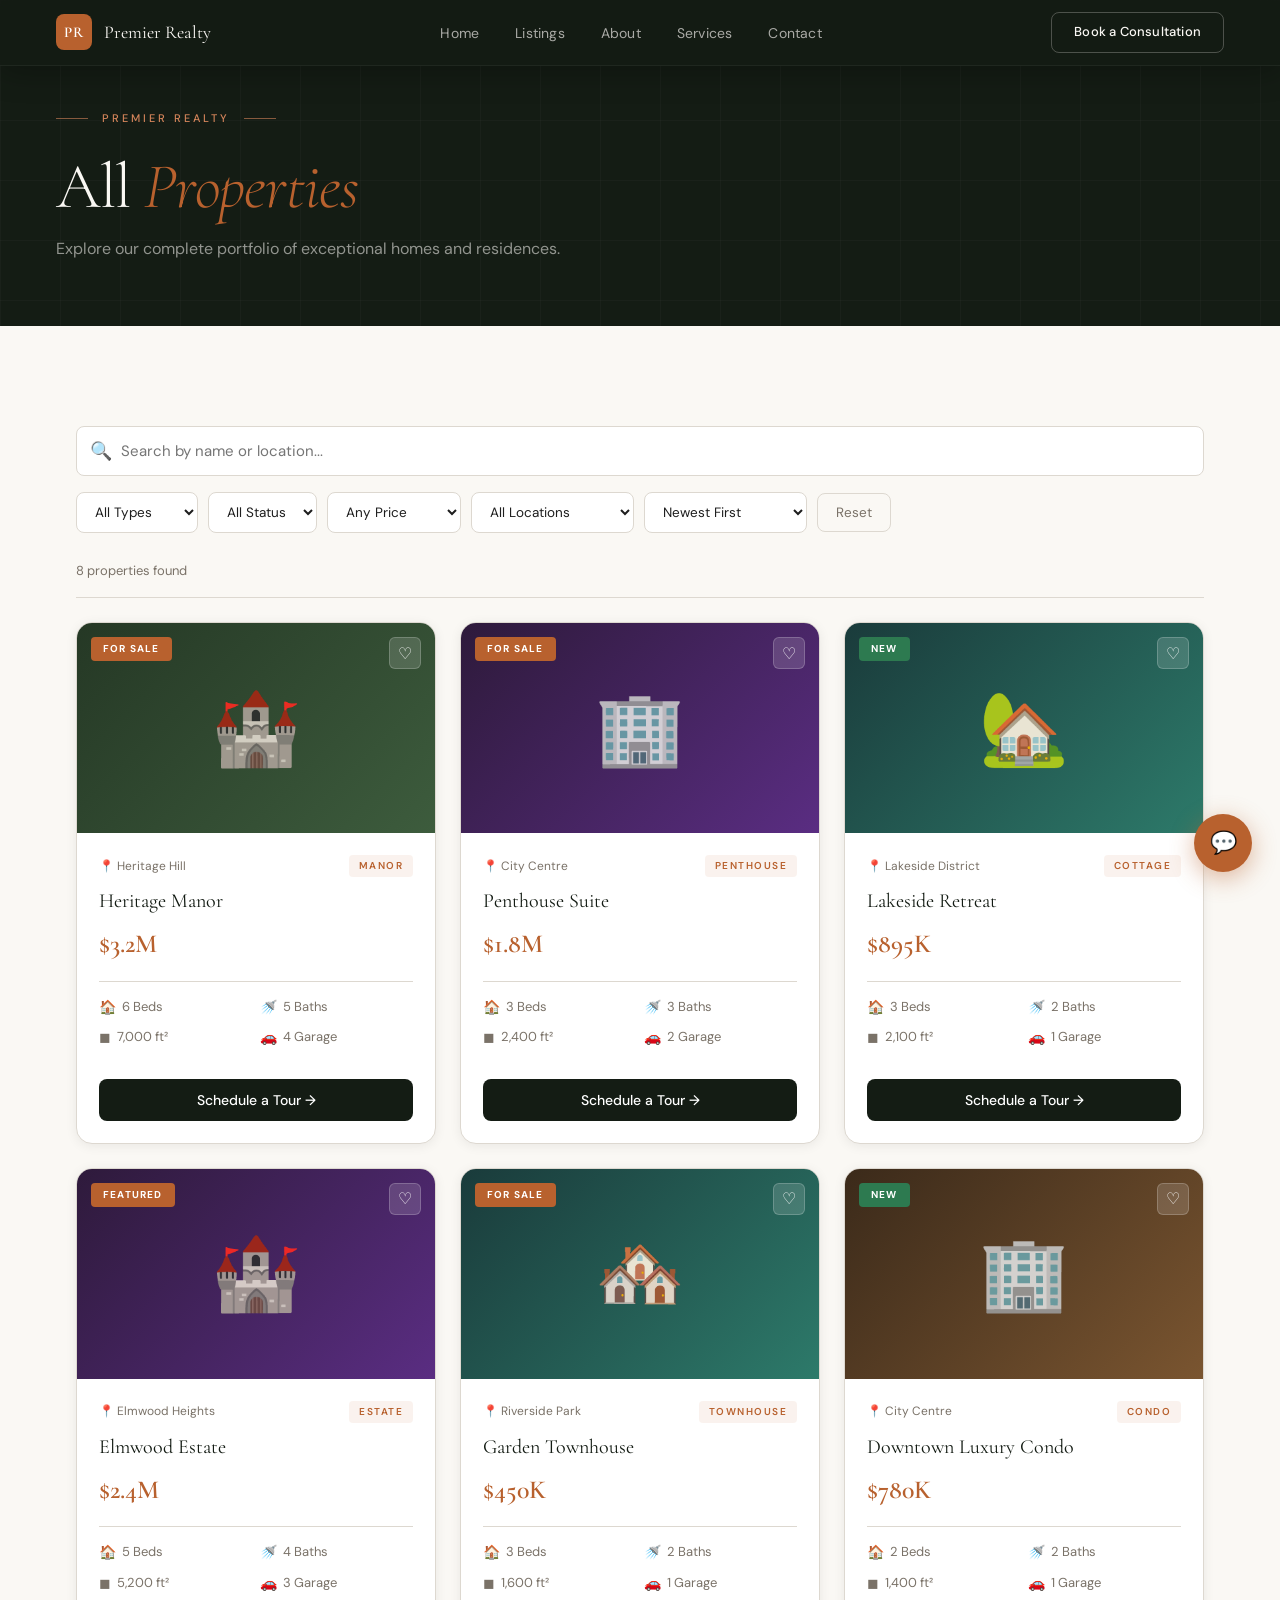
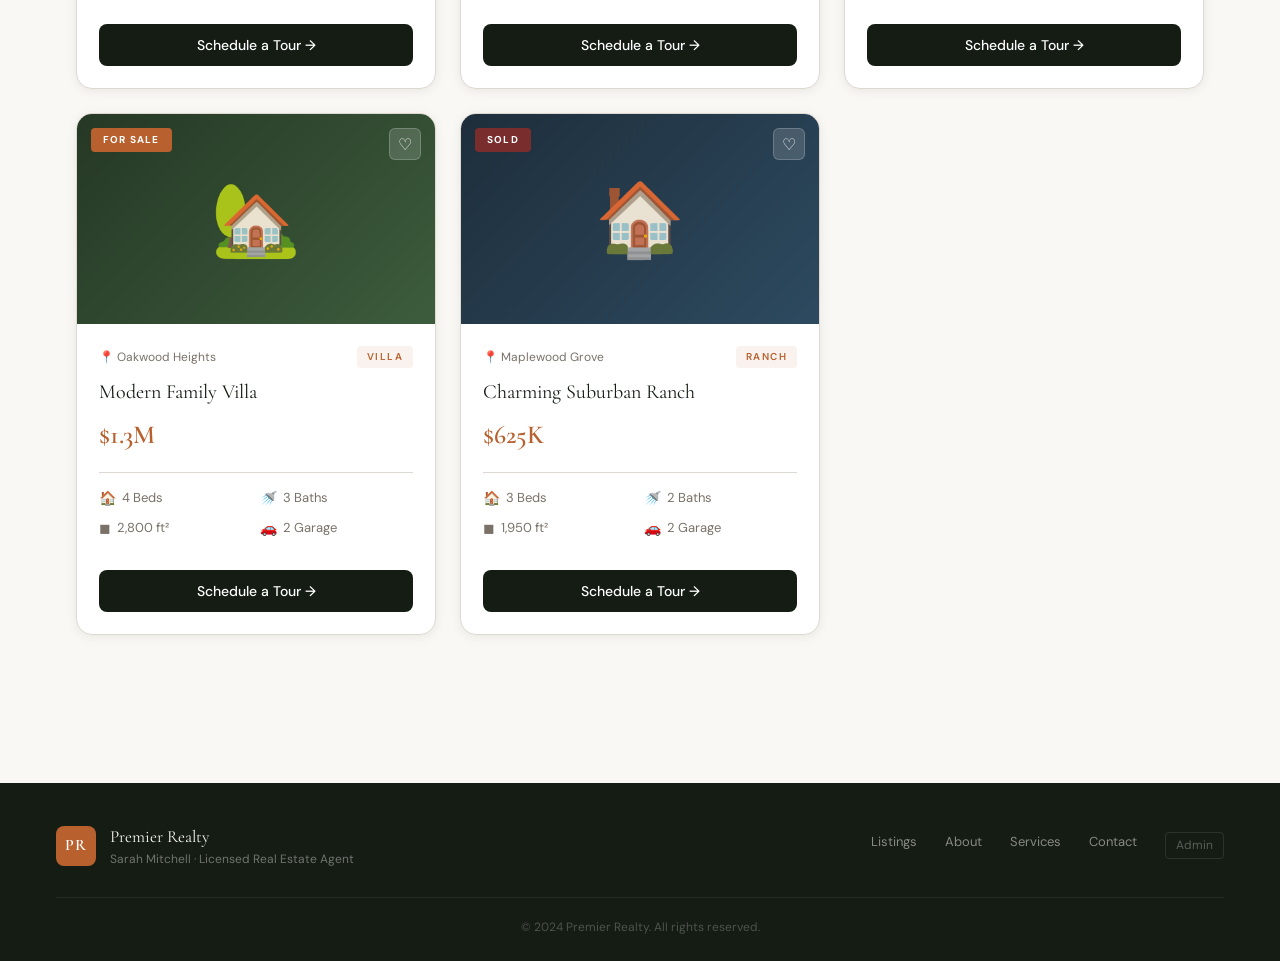
<file: properties.html>
<!DOCTYPE html>
<html lang="en">
<head>
  <meta charset="UTF-8">
  <meta name="viewport" content="width=device-width, initial-scale=1.0">
  <title>All Properties | Premier Realty</title>
  <link rel="stylesheet" href="styles.css">
  <link href="https://fonts.googleapis.com/css2?family=Cormorant+Garamond:ital,wght@0,300;0,400;0,600;1,300;1,400&family=DM+Sans:wght@300;400;500;600&display=swap" rel="stylesheet">
</head>
<body class="props-page">

  <nav id="navbar" class="scrolled">
    <div class="nav-brand">
      <span class="brand-mark">PR</span>
      <span class="brand-name">Premier Realty</span>
    </div>
    <ul>
      <li><a href="index.html#hero">Home</a></li>
      <li><a href="index.html#listings">Listings</a></li>
      <li><a href="index.html#about">About</a></li>
      <li><a href="index.html#services">Services</a></li>
      <li><a href="index.html#contact">Contact</a></li>
    </ul>
    <a class="nav-cta" href="index.html#contact">Book a Consultation</a>
  </nav>

  <div class="props-hero">
    <div class="hero-grid-overlay"></div>
    <div class="props-hero-content">
      <div class="hero-eyebrow">
        <span class="eyebrow-line"></span>
        <span>Premier Realty</span>
        <span class="eyebrow-line"></span>
      </div>
      <h1>All <em>Properties</em></h1>
      <p>Explore our complete portfolio of exceptional homes and residences.</p>
    </div>
  </div>

  <section class="props-section">
    <div class="props-controls fade-in">
      <div class="props-search-wrap">
        <input type="text" id="propSearch" class="props-search-input" placeholder="Search by name or location...">
        <span class="search-icon-inner">🔍</span>
      </div>
      <div class="props-filters">
        <select id="filterType" class="filter-select">
          <option value="">All Types</option>
          <option>Villa</option>
          <option>Condo</option>
          <option>Ranch</option>
          <option>Estate</option>
          <option>Townhouse</option>
          <option>Penthouse</option>
          <option>Manor</option>
          <option>Cottage</option>
          <option>Apartment</option>
        </select>
        <select id="filterStatus" class="filter-select">
          <option value="">All Status</option>
          <option>For Sale</option>
          <option>New</option>
          <option>Featured</option>
          <option>Sold</option>
        </select>
        <select id="filterPrice" class="filter-select">
          <option value="">Any Price</option>
          <option value="0-500000">Under $500K</option>
          <option value="500000-1000000">$500K – $1M</option>
          <option value="1000000-2000000">$1M – $2M</option>
          <option value="2000000-99999999">$2M+</option>
        </select>
        <select id="filterLocation" class="filter-select">
          <option value="">All Locations</option>
        </select>
        <select id="sortBy" class="filter-select">
          <option value="newest">Newest First</option>
          <option value="price_asc">Price: Low to High</option>
          <option value="price_desc">Price: High to Low</option>
          <option value="name_asc">Name: A–Z</option>
        </select>
        <button class="filter-reset-btn" id="resetFilters">Reset</button>
      </div>
    </div>

    <div class="props-results-bar fade-in">
      <span id="resultsCount">Loading...</span>
    </div>

    <div class="listings-grid props-grid" id="propertiesGrid"></div>

    <div class="props-empty hidden" id="propsEmpty">
      <div class="empty-icon">🏠</div>
      <h3>No properties found</h3>
      <p>Try adjusting your search or filters.</p>
      <button class="btn-ghost" id="emptyReset">Reset Filters</button>
    </div>
  </section>

  <footer>
    <div class="footer-inner">
      <div class="footer-brand">
        <span class="brand-mark">PR</span>
        <div><strong>Premier Realty</strong><p>Sarah Mitchell · Licensed Real Estate Agent</p></div>
      </div>
      <nav class="footer-nav">
        <a href="index.html#listings">Listings</a>
        <a href="index.html#about">About</a>
        <a href="index.html#services">Services</a>
        <a href="index.html#contact">Contact</a>
        <a href="admin-login.html" class="footer-admin-link">Admin</a>
      </nav>
    </div>
    <div class="footer-bottom"><p>&copy; 2024 Premier Realty. All rights reserved.</p></div>
  </footer>

  <script src="data.js"></script>
  <script src="chatbot.js"></script>
  <script>
    var allProperties = [];
    var filtered = [];

    function formatPrice(n) {
      if (n >= 1000000) return '$' + (n / 1000000).toFixed(n % 1000000 === 0 ? 0 : 1) + 'M';
      if (n >= 1000) return '$' + Math.round(n / 1000) + 'K';
      return '$' + n;
    }

    function renderCard(p) {
      var badgeClass = '';
      if (p.status === 'New') badgeClass = 'new-badge';
      else if (p.status === 'Sold') badgeClass = 'sold-badge';
      return '<div class="listing-card fade-in">' +
        '<div class="card-media ' + p.gradClass + '">' +
          '<div class="card-emoji">' + p.emoji + '</div>' +
          '<div class="card-overlay">' +
            '<span class="card-badge ' + badgeClass + '">' + p.status + '</span>' +
            '<button class="card-save">&#9825;</button>' +
          '</div>' +
        '</div>' +
        '<div class="card-body">' +
          '<div class="card-meta">' +
            '<span class="card-location">📍 ' + p.location + '</span>' +
            '<span class="card-type">' + p.type + '</span>' +
          '</div>' +
          '<h3>' + p.name + '</h3>' +
          '<p class="card-price">' + formatPrice(p.price) + '</p>' +
          '<div class="card-specs">' +
            '<div class="spec"><span class="spec-icon">🏠</span><span>' + p.beds + ' Beds</span></div>' +
            '<div class="spec"><span class="spec-icon">🚿</span><span>' + p.baths + ' Baths</span></div>' +
            '<div class="spec"><span class="spec-icon">◼</span><span>' + Number(p.sqft).toLocaleString() + ' ft²</span></div>' +
            '<div class="spec"><span class="spec-icon">🚗</span><span>' + p.garage + ' Garage</span></div>' +
          '</div>' +
          '<button class="card-cta" onclick="window.location.href=\'index.html#contact\'">Schedule a Tour →</button>' +
        '</div>' +
      '</div>';
    }

    function populateLocations() {
      var locs = [...new Set(allProperties.map(function (p) { return p.location; }))].sort();
      var sel = document.getElementById('filterLocation');
      locs.forEach(function (loc) {
        var opt = document.createElement('option');
        opt.value = loc;
        opt.textContent = loc;
        sel.appendChild(opt);
      });
    }

    function applyFilters() {
      var search = document.getElementById('propSearch').value.toLowerCase().trim();
      var type = document.getElementById('filterType').value;
      var status = document.getElementById('filterStatus').value;
      var priceRange = document.getElementById('filterPrice').value;
      var location = document.getElementById('filterLocation').value;
      var sort = document.getElementById('sortBy').value;

      filtered = allProperties.filter(function (p) {
        if (search && !p.name.toLowerCase().includes(search) && !p.location.toLowerCase().includes(search)) return false;
        if (type && p.type !== type) return false;
        if (status && p.status !== status) return false;
        if (location && p.location !== location) return false;
        if (priceRange) {
          var parts = priceRange.split('-');
          if (p.price < parseInt(parts[0]) || p.price > parseInt(parts[1])) return false;
        }
        return true;
      });

      filtered.sort(function (a, b) {
        if (sort === 'price_asc') return a.price - b.price;
        if (sort === 'price_desc') return b.price - a.price;
        if (sort === 'name_asc') return a.name.localeCompare(b.name);
        return new Date(b.createdAt) - new Date(a.createdAt);
      });

      var grid = document.getElementById('propertiesGrid');
      var empty = document.getElementById('propsEmpty');
      var count = document.getElementById('resultsCount');

      if (filtered.length === 0) {
        grid.innerHTML = '';
        empty.classList.remove('hidden');
        count.textContent = 'No properties found';
      } else {
        empty.classList.add('hidden');
        grid.innerHTML = filtered.map(renderCard).join('');
        count.textContent = filtered.length + ' propert' + (filtered.length === 1 ? 'y' : 'ies') + ' found';
        grid.querySelectorAll('.fade-in').forEach(function (el) {
          setTimeout(function () { el.classList.add('active'); }, 50);
        });
      }
    }

    function resetFilters() {
      document.getElementById('propSearch').value = '';
      document.getElementById('filterType').value = '';
      document.getElementById('filterStatus').value = '';
      document.getElementById('filterPrice').value = '';
      document.getElementById('filterLocation').value = '';
      document.getElementById('sortBy').value = 'newest';
      applyFilters();
    }

    document.addEventListener('DOMContentLoaded', function () {
      allProperties = DB.getProperties();
      populateLocations();
      var urlQ = new URLSearchParams(window.location.search).get('q');
      if (urlQ) document.getElementById('propSearch').value = urlQ;
      applyFilters();

      ['propSearch', 'filterType', 'filterStatus', 'filterPrice', 'filterLocation', 'sortBy'].forEach(function (id) {
        document.getElementById(id).addEventListener('input', applyFilters);
        document.getElementById(id).addEventListener('change', applyFilters);
      });
      document.getElementById('resetFilters').addEventListener('click', resetFilters);
      document.getElementById('emptyReset').addEventListener('click', resetFilters);

      document.querySelectorAll('.fade-in').forEach(function (el) {
        setTimeout(function () { el.classList.add('active'); }, 100);
      });
    });
  </script>
</body>
</html>
</file>
<file: styles.css>
/* =====================
   RESET & BASE
===================== */
*, *::before, *::after {
  box-sizing: border-box;
  margin: 0;
  padding: 0;
}

:root {
  --dark:        #141c14;
  --dark-2:      #1e2a1e;
  --dark-3:      #2a3d2a;
  --accent:      #b8612e;
  --accent-2:    #d4845a;
  --cream:       #faf8f4;
  --warm-off:    #f2ede6;
  --warm-mid:    #e8dfd4;
  --text:        #1e1e1e;
  --muted:       #7a7268;
  --border:      #ddd8d0;
  --white:       #ffffff;
  --radius-sm:   8px;
  --radius:      16px;
  --radius-lg:   24px;
  --shadow-sm:   0 2px 12px rgba(0,0,0,0.07);
  --shadow:      0 6px 28px rgba(0,0,0,0.10);
  --shadow-lg:   0 16px 56px rgba(0,0,0,0.15);
}

html { scroll-behavior: smooth; }

body {
  font-family: 'DM Sans', sans-serif;
  color: var(--text);
  background: var(--cream);
  overflow-x: hidden;
  line-height: 1.6;
}

h1, h2, h3, .stat-n, .brand-mark {
  font-family: 'Cormorant Garamond', Georgia, serif;
}

h1 em, h2 em {
  font-style: italic;
  color: var(--accent);
  font-weight: 300;
}

/* =====================
   NAVBAR
===================== */
nav#navbar {
  position: fixed;
  top: 0; left: 0; width: 100%;
  display: flex;
  align-items: center;
  justify-content: space-between;
  padding: 18px 56px;
  background: rgba(20, 28, 20, 0.96);
  backdrop-filter: blur(14px);
  z-index: 1000;
  transition: padding .3s, box-shadow .3s;
  border-bottom: 1px solid rgba(255,255,255,0.05);
}

nav#navbar.scrolled {
  padding: 12px 56px;
  box-shadow: 0 4px 32px rgba(0,0,0,0.3);
}

.nav-brand {
  display: flex;
  align-items: center;
  gap: 12px;
  text-decoration: none;
}

.brand-mark {
  width: 36px; height: 36px;
  background: var(--accent);
  color: var(--white);
  display: flex; align-items: center; justify-content: center;
  font-size: 15px; font-weight: 600;
  border-radius: 8px;
  letter-spacing: 1px;
}

.brand-name {
  font-family: 'Cormorant Garamond', serif;
  font-size: 18px;
  color: var(--cream);
  font-weight: 400;
}

nav#navbar ul {
  list-style: none;
  display: flex;
  gap: 36px;
}

nav#navbar a {
  color: rgba(250,248,244,0.65);
  text-decoration: none;
  font-size: 14px;
  font-weight: 400;
  letter-spacing: 0.2px;
  transition: color .2s;
}

nav#navbar a:hover { color: var(--accent-2); }

.nav-cta {
  background: transparent !important;
  color: var(--cream) !important;
  padding: 9px 22px;
  border: 1px solid rgba(250,248,244,0.25) !important;
  border-radius: var(--radius-sm);
  font-size: 13px !important;
  font-weight: 500 !important;
  transition: all .25s !important;
  white-space: nowrap;
}

.nav-cta:hover {
  border-color: var(--accent) !important;
  color: var(--accent-2) !important;
}

/* =====================
   BUTTONS
===================== */
.btn-primary {
  display: inline-flex;
  align-items: center;
  gap: 8px;
  background: var(--accent);
  color: var(--white);
  padding: 14px 32px;
  font-size: 15px;
  font-weight: 500;
  border: none;
  border-radius: var(--radius-sm);
  cursor: pointer;
  font-family: 'DM Sans', sans-serif;
  transition: all .25s;
  letter-spacing: 0.2px;
}

.btn-primary:hover {
  background: var(--accent-2);
  transform: translateY(-2px);
  box-shadow: 0 10px 28px rgba(184,97,46,0.35);
}

.btn-ghost {
  display: inline-flex;
  align-items: center;
  gap: 8px;
  background: transparent;
  color: var(--dark);
  padding: 13px 30px;
  font-size: 15px;
  font-weight: 500;
  border: 1.5px solid var(--border);
  border-radius: var(--radius-sm);
  cursor: pointer;
  font-family: 'DM Sans', sans-serif;
  transition: all .25s;
}

.btn-ghost:hover {
  border-color: var(--accent);
  color: var(--accent);
  transform: translateY(-2px);
}

/* =====================
   HERO
===================== */
#hero {
  position: relative;
  min-height: 100vh;
  background: var(--dark);
  display: flex;
  align-items: center;
  justify-content: space-between;
  padding: 120px 56px 60px;
  gap: 60px;
  overflow: hidden;
}

.hero-grid-overlay {
  position: absolute;
  inset: 0;
  background-image:
    linear-gradient(rgba(255,255,255,0.025) 1px, transparent 1px),
    linear-gradient(90deg, rgba(255,255,255,0.025) 1px, transparent 1px);
  background-size: 60px 60px;
  z-index: 0;
}

#hero::before {
  content: '';
  position: absolute;
  bottom: -100px; left: -100px;
  width: 500px; height: 500px;
  background: radial-gradient(circle, rgba(184,97,46,0.15) 0%, transparent 70%);
  z-index: 0;
}

#hero::after {
  content: '';
  position: absolute;
  top: -50px; right: 40%;
  width: 300px; height: 300px;
  background: radial-gradient(circle, rgba(42,61,42,0.8) 0%, transparent 70%);
  z-index: 0;
}

.hero-content {
  position: relative;
  z-index: 1;
  max-width: 560px;
  flex: 0 0 auto;
}

.hero-eyebrow {
  display: flex;
  align-items: center;
  gap: 14px;
  margin-bottom: 24px;
  font-size: 11px;
  letter-spacing: 3px;
  text-transform: uppercase;
  color: var(--accent-2);
  font-weight: 500;
}

.eyebrow-line {
  display: block;
  width: 32px; height: 1px;
  background: var(--accent-2);
  opacity: 0.6;
}

.hero-content h1 {
  font-size: clamp(48px, 6vw, 80px);
  color: var(--cream);
  line-height: 1.05;
  font-weight: 300;
  margin-bottom: 22px;
  letter-spacing: -1px;
}

.hero-sub {
  font-size: 16px;
  color: rgba(250,248,244,0.6);
  line-height: 1.8;
  margin-bottom: 36px;
}

/* Search */
.hero-search {
  background: rgba(250,248,244,0.06);
  border: 1px solid rgba(250,248,244,0.1);
  border-radius: var(--radius);
  padding: 16px 16px 12px;
  margin-bottom: 48px;
  backdrop-filter: blur(8px);
}

.search-tabs {
  display: flex;
  gap: 4px;
  margin-bottom: 12px;
}

.search-tab {
  background: transparent;
  border: none;
  color: rgba(250,248,244,0.5);
  font-family: 'DM Sans', sans-serif;
  font-size: 13px;
  font-weight: 500;
  padding: 6px 16px;
  border-radius: 6px;
  cursor: pointer;
  transition: all .2s;
}

.search-tab.active {
  background: var(--accent);
  color: var(--white);
}

.search-bar {
  display: flex;
  gap: 8px;
}

.search-bar input {
  flex: 1;
  background: rgba(250,248,244,0.08);
  border: 1px solid rgba(250,248,244,0.12);
  border-radius: var(--radius-sm);
  padding: 12px 16px;
  font-size: 14px;
  color: var(--cream);
  font-family: 'DM Sans', sans-serif;
  outline: none;
  transition: border-color .2s;
}

.search-bar input::placeholder { color: rgba(250,248,244,0.35); }
.search-bar input:focus { border-color: var(--accent); }

.search-btn {
  background: var(--accent);
  color: var(--white);
  border: none;
  border-radius: var(--radius-sm);
  padding: 12px 22px;
  font-size: 14px;
  font-weight: 500;
  font-family: 'DM Sans', sans-serif;
  cursor: pointer;
  transition: background .2s;
}

.search-btn:hover { background: var(--accent-2); }

/* Stats */
.hero-stats {
  display: flex;
  gap: 0;
  align-items: center;
}

.stat-item { padding: 0 24px 0 0; }
.stat-item:first-child { padding-left: 0; }

.stat-n {
  font-size: 36px;
  color: var(--cream);
  font-weight: 300;
  line-height: 1;
}

.stat-plus {
  font-size: 18px;
  color: var(--accent-2);
  font-family: 'DM Sans', sans-serif;
  font-weight: 300;
}

.stat-item p {
  font-size: 11px;
  color: rgba(250,248,244,0.45);
  text-transform: uppercase;
  letter-spacing: 1.5px;
  margin-top: 4px;
}

.stat-sep {
  width: 1px; height: 40px;
  background: rgba(250,248,244,0.1);
  margin-right: 24px;
}

/* Hero visual */
.hero-visual {
  position: relative;
  z-index: 1;
  flex: 0 0 400px;
  display: flex;
  flex-direction: column;
  gap: 16px;
}

.hero-img-card {
  border-radius: var(--radius);
  overflow: hidden;
  position: relative;
  box-shadow: var(--shadow-lg);
}

.main-card      { height: 280px; }
.secondary-card { height: 160px; }

.card-img {
  width: 100%; height: 100%;
  display: flex; align-items: center; justify-content: center;
  font-size: 80px;
}

.card-img-1 { background: linear-gradient(135deg, #2a3d2a 0%, #3d5c3d 100%); }
.card-img-2 { background: linear-gradient(135deg, #3b2a1a 0%, #6b4c2a 100%); }

.hero-property-tag {
  position: absolute;
  bottom: 0; left: 0; right: 0;
  background: linear-gradient(to top, rgba(0,0,0,0.75) 0%, transparent 100%);
  padding: 20px 18px 18px;
}

.hero-property-tag.small { padding: 14px 16px; }

.tag-status {
  display: inline-block;
  font-size: 10px; font-weight: 600;
  letter-spacing: 1.5px; text-transform: uppercase;
  color: var(--accent-2);
  background: rgba(184,97,46,0.2);
  border: 1px solid rgba(184,97,46,0.4);
  padding: 3px 10px;
  border-radius: 4px;
  margin-bottom: 6px;
}

.new-tag {
  color: #7ecba0;
  background: rgba(46,184,97,0.15);
  border-color: rgba(46,184,97,0.3);
}

.tag-name  { font-size: 16px; color: var(--cream); font-family: 'Cormorant Garamond', serif; }
.tag-price { font-size: 13px; color: rgba(250,248,244,0.65); }

.floating-badge {
  position: absolute;
  top: -16px; right: -16px;
  background: var(--white);
  border-radius: var(--radius-sm);
  padding: 12px 16px;
  display: flex; align-items: center; gap: 10px;
  box-shadow: var(--shadow);
  z-index: 2;
}

.badge-icon { font-size: 22px; }
.floating-badge strong { display: block; font-size: 13px; color: var(--text); font-family: 'DM Sans', sans-serif; }
.floating-badge p { font-size: 11px; color: var(--muted); }

/* Scroll cue */
.scroll-cue {
  position: absolute;
  bottom: 32px; left: 56px;
  z-index: 2;
}

.scroll-cue span {
  display: block;
  width: 22px; height: 38px;
  border: 1.5px solid rgba(250,248,244,0.25);
  border-radius: 11px;
  position: relative;
}

.scroll-cue span::after {
  content: '';
  position: absolute;
  top: 6px; left: 50%;
  transform: translateX(-50%);
  width: 3px; height: 7px;
  background: var(--accent);
  border-radius: 2px;
  animation: cue 2s ease-in-out infinite;
}

@keyframes cue {
  0%   { top: 6px; opacity: 1; }
  100% { top: 20px; opacity: 0; }
}

/* =====================
   SHARED SECTION STYLES
===================== */
section:not(#hero) { padding: 100px 56px; }

.section-intro {
  text-align: center;
  margin-bottom: 64px;
}

.section-intro h2 {
  font-size: clamp(34px, 4vw, 52px);
  color: var(--dark);
  font-weight: 300;
  line-height: 1.2;
  margin-bottom: 14px;
}

.section-intro.light h2 { color: var(--cream); }

.section-intro p {
  font-size: 16px;
  color: var(--muted);
  max-width: 460px;
  margin: 0 auto;
}

.label-row {
  display: flex;
  align-items: center;
  justify-content: center;
  gap: 14px;
  font-size: 11px;
  letter-spacing: 3px;
  text-transform: uppercase;
  color: var(--accent);
  font-weight: 600;
  margin-bottom: 16px;
}

.label-row.left { justify-content: flex-start; }

.rule {
  display: block;
  flex: 1; height: 1px;
  background: var(--border);
  max-width: 80px;
}

.rule.short { max-width: 32px; }
.rule.light { background: rgba(250,248,244,0.15); }
.label-text { white-space: nowrap; }

/* =====================
   LISTINGS
===================== */
#listings { background: var(--warm-off); }

.listings-grid {
  display: grid;
  grid-template-columns: repeat(3, 1fr);
  gap: 24px;
  max-width: 1140px;
  margin: 0 auto 48px;
}

.listing-card {
  background: var(--white);
  border-radius: var(--radius);
  overflow: hidden;
  box-shadow: var(--shadow-sm);
  border: 1px solid var(--border);
  transition: transform .35s ease, box-shadow .35s ease;
}

.listing-card:hover {
  transform: translateY(-8px);
  box-shadow: var(--shadow-lg);
}

.featured-card {
  border-color: var(--accent);
  border-width: 1.5px;
}

.card-media {
  position: relative;
  height: 210px;
  display: flex; align-items: center; justify-content: center;
}

.green-grad { background: linear-gradient(135deg, #253825 0%, #3d5c3d 100%); }
.brown-grad { background: linear-gradient(135deg, #3b2a1a 0%, #7a5530 100%); }
.slate-grad { background: linear-gradient(135deg, #1e2e3b 0%, #2d4a60 100%); }

.card-emoji { font-size: 72px; z-index: 0; opacity: 0.9; }

.card-overlay {
  position: absolute; inset: 0;
  display: flex; align-items: flex-start; justify-content: space-between;
  padding: 14px;
}

.card-badge {
  font-size: 10px; font-weight: 700;
  letter-spacing: 1.2px; text-transform: uppercase;
  background: var(--accent); color: var(--white);
  padding: 4px 12px; border-radius: 4px;
}

.new-badge  { background: #2d7a50; }
.sold-badge { background: #7a2d2d; }

.card-save {
  background: rgba(255,255,255,0.15);
  border: 1px solid rgba(255,255,255,0.2);
  color: var(--white);
  border-radius: 6px;
  width: 32px; height: 32px;
  display: flex; align-items: center; justify-content: center;
  cursor: pointer; font-size: 16px;
  transition: background .2s;
}

.card-save:hover { background: rgba(255,255,255,0.3); }

.card-body { padding: 22px; }

.card-meta {
  display: flex; justify-content: space-between; align-items: center;
  margin-bottom: 8px;
}

.card-location { font-size: 12px; color: var(--muted); }

.card-type {
  font-size: 10px; font-weight: 600;
  letter-spacing: 1.5px; text-transform: uppercase;
  color: var(--accent);
  background: rgba(184,97,46,0.08);
  padding: 3px 10px; border-radius: 4px;
}

.card-body h3 {
  font-size: 20px; color: var(--dark);
  font-weight: 400; margin-bottom: 6px;
}

.card-price {
  font-family: 'Cormorant Garamond', serif;
  font-size: 26px; font-weight: 600;
  color: var(--accent); margin-bottom: 16px;
}

.card-specs {
  display: grid; grid-template-columns: 1fr 1fr; gap: 8px;
  padding: 14px 0;
  border-top: 1px solid var(--border);
  margin-bottom: 16px;
}

.spec {
  display: flex; align-items: center; gap: 6px;
  font-size: 13px; color: var(--muted);
}

.spec-icon { font-size: 14px; }

.card-cta {
  width: 100%;
  background: var(--dark); color: var(--white);
  border: none; border-radius: var(--radius-sm);
  padding: 12px; font-size: 14px; font-weight: 500;
  font-family: 'DM Sans', sans-serif;
  cursor: pointer; transition: all .25s;
}

.card-cta:hover { background: var(--accent); transform: translateY(-1px); }

.listings-footer { text-align: center; max-width: 1140px; margin: 0 auto; }

/* =====================
   ABOUT
===================== */
#about { background: var(--cream); }

.about-wrap {
  display: flex; gap: 90px; align-items: center;
  max-width: 1100px; margin: 0 auto;
  flex-wrap: wrap;
}

.about-visual { flex: 0 0 360px; position: relative; }

.about-photo-frame { position: relative; width: 320px; }

.photo-placeholder {
  width: 320px; height: 400px;
  background: linear-gradient(150deg, var(--dark) 0%, var(--dark-3) 100%);
  border-radius: var(--radius-lg);
  display: flex; align-items: center; justify-content: center;
  font-size: 110px;
  box-shadow: var(--shadow-lg);
  position: relative; overflow: hidden;
}

.photo-placeholder::after {
  content: '';
  position: absolute; inset: 0;
  background: linear-gradient(135deg, rgba(184,97,46,0.12) 0%, transparent 60%);
}

.frame-accent {
  position: absolute;
  width: 50px; height: 50px;
  border-color: var(--accent);
  border-style: solid;
  opacity: 0.5;
}

.frame-accent.top-left {
  top: -12px; left: -12px;
  border-width: 2px 0 0 2px;
  border-radius: 4px 0 0 0;
}

.frame-accent.bottom-right {
  bottom: -12px; right: -12px;
  border-width: 0 2px 2px 0;
  border-radius: 0 0 4px 0;
}

.about-floater {
  position: absolute;
  bottom: -28px; right: -28px;
  background: var(--white);
  border-radius: var(--radius);
  padding: 18px 22px;
  box-shadow: var(--shadow);
  border: 1px solid var(--border);
  min-width: 180px;
}

.floater-row {
  display: flex; align-items: baseline; gap: 10px;
  font-size: 14px; color: var(--muted);
}

.floater-num {
  font-family: 'Cormorant Garamond', serif;
  font-size: 28px; color: var(--accent);
  font-weight: 600; line-height: 1;
}

.floater-divider { height: 1px; background: var(--border); margin: 12px 0; }

.about-content { flex: 1; min-width: 280px; }

.about-content h2 {
  font-size: clamp(34px, 4vw, 50px);
  color: var(--dark); font-weight: 300;
  line-height: 1.15; margin-bottom: 22px;
}

.about-lead {
  font-size: 18px; color: var(--dark);
  line-height: 1.7; margin-bottom: 16px;
}

.about-content p {
  font-size: 15px; color: var(--muted);
  line-height: 1.85; margin-bottom: 28px;
}

.credentials { display: flex; flex-direction: column; gap: 18px; margin-bottom: 32px; }

.credential-item { display: flex; gap: 14px; align-items: flex-start; }

.cred-icon {
  width: 26px; height: 26px;
  background: rgba(184,97,46,0.1); color: var(--accent);
  border-radius: 50%;
  display: flex; align-items: center; justify-content: center;
  font-size: 12px; font-weight: 700;
  flex-shrink: 0; margin-top: 2px;
}

.credential-item strong { display: block; font-size: 14px; color: var(--dark); margin-bottom: 2px; }
.credential-item p { font-size: 13px; color: var(--muted); }

/* =====================
   SERVICES
===================== */
#services {
  background: var(--dark-2);
  position: relative; overflow: hidden;
}

.services-bg-text {
  position: absolute;
  top: 50%; left: 50%;
  transform: translate(-50%, -50%);
  font-family: 'Cormorant Garamond', serif;
  font-size: 220px; font-weight: 700;
  color: rgba(255,255,255,0.008);
  white-space: nowrap; pointer-events: none;
  letter-spacing: 20px;
}

.section-intro.light .label-row,
.section-intro.light .label-text { color: var(--accent-2); }
.section-intro.light .rule.light  { background: rgba(250,248,244,0.12); }
.section-intro.light p             { color: rgba(250,248,244,0.08); }

.services-grid {
  display: grid; grid-template-columns: repeat(4, 1fr); gap: 2px;
  max-width: 1140px; margin: 0 auto;
  position: relative; z-index: 1;
  background: rgba(255,255,255,0.05);
  border-radius: var(--radius); overflow: hidden;
  border: 1px solid rgba(255,255,255,0.06);
}

.service-item {
  padding: 44px 32px;
  background: rgba(20,28,20,0.08);
  transition: background .3s;
  cursor: default;
}

.service-item:hover { background: rgba(184,97,46,0.1); }

.service-num {
  font-family: 'Cormorant Garamond', serif;
  font-size: 48px; color: rgba(250,248,244,0.5);
  font-weight: 600; line-height: 1;
  margin-bottom: 20px; transition: color .3s;
}

.service-item:hover .service-num { color: rgba(212,132,90,0.2); }

.service-icon-wrap { font-size: 28px; margin-bottom: 16px; }

.service-item h3 {
  font-size: 20px; color: #f5f5f5;
  font-weight: 400; margin-bottom: 12px;
}

.service-item p {
  font-size: 14px; color: rgba(250,248,244,0.5);
  line-height: 1.75; margin-bottom: 20px;
}

.service-arrow {
  color: var(--accent); font-size: 18px;
  opacity: 0; display: block;
  transition: opacity .25s, transform .25s;
  transform: translateX(-6px);
}

.service-item:hover .service-arrow {
  opacity: 1; transform: translateX(0);
}

/* =====================
   TESTIMONIALS
===================== */
#testimonials {
  background: var(--dark);
  padding-bottom: 80px;
}

/* Section header on dark bg */
.testimonials-header {
  text-align: center;
  padding: 80px 24px 52px;
}
.testimonials-header h2 {
  font-size: clamp(36px, 5vw, 58px);
  font-family: 'Cormorant Garamond', serif;
  font-weight: 300;
  color: var(--cream);
  line-height: 1.15;
  margin-bottom: 16px;
}
.testimonials-header h2 em {
  font-style: italic;
  color: var(--accent-2);
}
.testimonials-sub {
  font-size: 16px;
  color: rgba(250,248,244,0.55);
  font-weight: 300;
}
.rule-light { background: rgba(250,248,244,0.25); }
.label-light { color: rgba(250,248,244,0.55); }

/* Reviews grid */
.reviews-grid {
  display: grid;
  grid-template-columns: repeat(3, 1fr);
  gap: 24px;
  max-width: 1120px;
  margin: 0 auto;
  padding: 0 40px 48px;
}

.reviews-grid-empty {
  grid-column: 1 / -1;
  text-align: center;
  padding: 48px;
  color: rgba(250,248,244,0.4);
  font-size: 16px;
}

/* Card entrance animation */
@keyframes rcardIn {
  from { opacity: 0; transform: translateY(16px); }
  to   { opacity: 1; transform: translateY(0); }
}
.rcard-anim {
  animation: rcardIn .5s ease forwards;
}

/* Individual review card */
.rcard {
  background: rgba(255,255,255,0.04);
  border: 1px solid rgba(250,248,244,0.1);
  border-radius: var(--radius);
  padding: 32px 30px 28px;
  display: flex;
  flex-direction: column;
  gap: 0;
  transition: transform .3s, background .3s, border-color .3s;
  position: relative;
  overflow: hidden;
}
.rcard:hover {
  transform: translateY(-5px);
  background: rgba(255,255,255,0.07);
  border-color: rgba(184,97,46,0.35);
}

/* Featured first card — slightly highlighted */
.rcard-featured {
  background: rgba(184,97,46,0.08);
  border-color: rgba(184,97,46,0.3);
}
.rcard-featured:hover { background: rgba(184,97,46,0.13); }

/* Large decorative quote mark */
.rcard-quote {
  font-family: 'Cormorant Garamond', serif;
  font-size: 72px;
  line-height: .7;
  color: var(--accent);
  opacity: .45;
  margin-bottom: 12px;
  user-select: none;
}

/* Stars */
.rcard-stars {
  display: flex;
  gap: 3px;
  margin-bottom: 16px;
}
.rcard-stars .star-on  { color: var(--accent); font-size: 15px; }
.rcard-stars .star-off { color: rgba(255,255,255,0.2); font-size: 15px; }

/* Review text */
.rcard-text {
  font-size: 15px;
  line-height: 1.8;
  color: rgba(250,248,244,0.78);
  font-style: italic;
  flex: 1;
  margin-bottom: 26px;
}

/* Author row */
.rcard-author {
  display: flex;
  align-items: center;
  gap: 12px;
  border-top: 1px solid rgba(250,248,244,0.08);
  padding-top: 18px;
}
.rcard-avatar {
  width: 40px; height: 40px;
  border-radius: 50%;
  background: linear-gradient(135deg, var(--accent) 0%, var(--dark-3) 100%);
  color: var(--cream);
  display: flex; align-items: center; justify-content: center;
  font-size: 12px; font-weight: 700;
  flex-shrink: 0;
  letter-spacing: .03em;
}
.rcard-author-info strong {
  display: block;
  font-size: 14px;
  color: var(--cream);
  font-weight: 600;
}
.rcard-author-info span {
  font-size: 12px;
  color: rgba(250,248,244,0.45);
}

/* Write review CTA on dark bg */
#testimonials .write-review-cta p {
  color: rgba(250,248,244,0.5);
}
#testimonials .write-review-cta {
  padding-top: 8px;
  padding-bottom: 0;
}

/* Responsive */
@media (max-width: 900px) {
  .reviews-grid { grid-template-columns: repeat(2, 1fr); padding: 0 24px 40px; }
}
@media (max-width: 560px) {
  .reviews-grid { grid-template-columns: 1fr; padding: 0 18px 32px; }
  .testimonials-header { padding: 60px 18px 40px; }
}

/* =====================
   CONTACT
===================== */
#contact { background: var(--cream); }

.contact-wrap {
  display: flex; gap: 80px; align-items: flex-start;
  max-width: 1100px; margin: 0 auto; flex-wrap: wrap;
}

.contact-left { flex: 0 0 340px; }

.contact-left h2 {
  font-size: clamp(32px, 4vw, 48px);
  color: var(--dark); font-weight: 300;
  line-height: 1.2; margin-bottom: 18px;
}

.contact-left p {
  font-size: 15px; color: var(--muted);
  line-height: 1.85; margin-bottom: 36px;
}

.contact-links { display: flex; flex-direction: column; gap: 16px; }

.contact-link {
  display: flex; align-items: center; gap: 16px;
  text-decoration: none; color: inherit;
  padding: 16px; background: var(--white);
  border: 1px solid var(--border);
  border-radius: var(--radius-sm);
  transition: all .25s;
}

.contact-link:hover { border-color: var(--accent); transform: translateX(4px); }

.link-icon {
  width: 40px; height: 40px;
  background: rgba(184,97,46,0.08); color: var(--accent);
  border-radius: 8px;
  display: flex; align-items: center; justify-content: center;
  font-size: 18px; flex-shrink: 0;
}

.contact-link strong { display: block; font-size: 13px; color: var(--dark); margin-bottom: 2px; }
.contact-link span   { font-size: 13px; color: var(--muted); }

.contact-form {
  flex: 1; min-width: 320px;
  background: var(--white);
  border: 1px solid var(--border);
  border-radius: var(--radius-lg);
  padding: 40px; box-shadow: var(--shadow-sm);
}

.contact-form h3 {
  font-size: 24px; color: var(--dark);
  font-weight: 400; margin-bottom: 28px;
}

.form-row {
  display: grid; grid-template-columns: 1fr 1fr;
  gap: 16px; margin-bottom: 16px;
}

.form-group { display: flex; flex-direction: column; gap: 6px; }
.form-group.full { margin-bottom: 20px; }

.form-group label {
  font-size: 12px; font-weight: 600;
  letter-spacing: 0.5px; color: var(--muted);
  text-transform: uppercase;
}

.form-group input,
.form-group select,
.form-group textarea {
  padding: 13px 16px;
  border: 1.5px solid var(--border);
  border-radius: var(--radius-sm);
  font-size: 14px;
  font-family: 'DM Sans', sans-serif;
  color: var(--text); background: var(--cream);
  outline: none;
  transition: border-color .2s, box-shadow .2s;
}

.form-group input:focus,
.form-group select:focus,
.form-group textarea:focus {
  border-color: var(--accent);
  box-shadow: 0 0 0 3px rgba(184,97,46,0.10);
  background: var(--white);
}

.form-group textarea { resize: vertical; }
.full-w { width: 100%; padding: 15px; font-size: 15px; margin-top: 4px; }

.form-success {
  display: none; text-align: center;
  margin-top: 16px; color: #2d7a50;
  font-weight: 600; font-size: 15px;
}

.form-success.show { display: block; animation: fadeUp .4s ease; }

@keyframes fadeUp {
  from { opacity: 0; transform: translateY(8px); }
  to   { opacity: 1; transform: translateY(0); }
}

/* =====================
   FOOTER
===================== */
footer {
  background: var(--dark);
  padding: 40px 56px 24px;
}

.footer-inner {
  display: flex; justify-content: space-between; align-items: center;
  padding-bottom: 28px;
  border-bottom: 1px solid rgba(255,255,255,0.07);
  flex-wrap: wrap; gap: 24px;
}

.footer-brand { display: flex; align-items: center; gap: 14px; }
.footer-brand .brand-mark { width: 40px; height: 40px; font-size: 16px; }
.footer-brand strong { display: block; color: var(--cream); font-family: 'Cormorant Garamond', serif; font-size: 17px; font-weight: 400; }
.footer-brand p { font-size: 12px; color: rgba(250,248,244,0.4); }

.footer-nav { display: flex; gap: 28px; }
.footer-nav a { font-size: 13px; color: rgba(250,248,244,0.5); text-decoration: none; transition: color .2s; }
.footer-nav a:hover { color: var(--accent-2); }

.footer-bottom { padding-top: 20px; text-align: center; }
.footer-bottom p { font-size: 12px; color: rgba(250,248,244,0.25); }

/* =====================
   ANIMATIONS
===================== */
.fade-in {
  opacity: 0;
  transform: translateY(24px);
  transition: opacity .7s ease, transform .7s ease;
}

.fade-in.active {
  opacity: 1;
  transform: translateY(0);
}

.slide-up {
  opacity: 0;
  transform: translateY(36px);
  animation: slideUp .9s ease forwards;
}

@keyframes slideUp {
  to { opacity: 1; transform: translateY(0); }
}

.delay-1 { animation-delay: .2s; }
.delay-2 { animation-delay: .4s; }
.delay-3 { animation-delay: .65s; }

/* =====================
   RESPONSIVE
===================== */
@media (max-width: 1024px) {
  #hero { flex-direction: column; padding: 120px 32px 60px; text-align: center; }
  .hero-eyebrow, .hero-stats { justify-content: center; }
  .hero-visual { width: 100%; max-width: 480px; margin: 0 auto; }
  .services-grid { grid-template-columns: 1fr 1fr; }
  .listings-grid { grid-template-columns: 1fr 1fr; }
}

@media (max-width: 768px) {
  nav#navbar { padding: 14px 24px; }
  nav#navbar ul { display: none; }
  section:not(#hero) { padding: 72px 24px; }
  .listings-grid, .services-grid { grid-template-columns: 1fr; }
  .about-wrap, .contact-wrap { flex-direction: column; }
  .about-visual { flex: none; width: 100%; }
  .photo-placeholder { width: 100%; }
  .form-row { grid-template-columns: 1fr; }
  footer { padding: 36px 24px 20px; }
  .footer-inner { flex-direction: column; text-align: center; }
  .footer-nav { flex-wrap: wrap; justify-content: center; }
}

/* =====================
   NEW GRADIENT CLASSES
===================== */
.purple-grad { background: linear-gradient(135deg, #2e1a3b 0%, #5a2d82 100%); }
.teal-grad   { background: linear-gradient(135deg, #1a3b3b 0%, #2d7a6a 100%); }

/* =====================
   FOOTER ADMIN LINK
===================== */
.footer-admin-link {
  color: rgba(250,248,244,0.3) !important;
  font-size: 12px !important;
  border: 1px solid rgba(250,248,244,0.1);
  padding: 3px 10px;
  border-radius: 4px;
  transition: all .2s !important;
}
.footer-admin-link:hover {
  color: var(--accent-2) !important;
  border-color: rgba(184,97,46,0.4);
}

/* =====================
   DYNAMIC REVIEWS
===================== */
.star-on  { color: var(--accent); }
.star-off { color: rgba(250,248,244,0.2); }
.tcard-stars .star-on,
.tcard-stars .star-off { font-size: 14px; letter-spacing: 2px; }

/* =====================
   ADD REVIEW SECTION
===================== */
.add-review-section {
  max-width: 700px;
  margin: 56px auto 0;
  padding: 0 24px;
}

.add-review-inner {
  background: var(--white);
  border: 1px solid var(--border);
  border-radius: var(--radius-lg);
  padding: 40px;
  box-shadow: var(--shadow-sm);
}

.add-review-inner h3 {
  font-size: 28px;
  color: var(--dark);
  font-weight: 300;
  margin-bottom: 24px;
  line-height: 1.2;
}

.review-form { display: flex; flex-direction: column; gap: 18px; }

.review-form-row {
  display: grid;
  grid-template-columns: 1fr 1fr;
  gap: 16px;
}

.star-rating {
  display: flex;
  gap: 6px;
  margin-top: 6px;
}

.star-rating .star {
  font-size: 28px;
  color: var(--border);
  cursor: pointer;
  transition: color .15s, transform .15s;
  user-select: none;
}

.star-rating .star.star-hover,
.star-rating .star.star-selected { color: var(--accent); }
.star-rating .star:hover { transform: scale(1.15); }

.review-notice {
  font-size: 12px;
  color: var(--muted);
  text-align: center;
  margin-top: -8px;
}

@media (max-width: 640px) {
  .review-form-row { grid-template-columns: 1fr; }
  .add-review-inner { padding: 28px 20px; }
}

/* =====================
   CHATBOT WIDGET
===================== */
#chatbot-widget {
  position: fixed;
  bottom: 28px;
  right: 28px;
  z-index: 9999;
}

#chat-toggle {
  width: 58px;
  height: 58px;
  border-radius: 50%;
  background: var(--accent);
  border: none;
  cursor: pointer;
  display: flex;
  align-items: center;
  justify-content: center;
  box-shadow: 0 6px 24px rgba(184,97,46,0.45);
  transition: transform .25s, background .2s;
  font-size: 22px;
}

#chat-toggle:hover { transform: scale(1.08); background: var(--accent-2); }

#chat-toggle .chat-icon-open  { display: block; }
#chat-toggle .chat-icon-close { display: none; font-size: 16px; color: var(--white); }
#chat-toggle.active .chat-icon-open  { display: none; }
#chat-toggle.active .chat-icon-close { display: block; }

#chat-window {
  position: absolute;
  bottom: 72px;
  right: 0;
  width: 360px;
  max-height: 560px;
  background: var(--white);
  border-radius: var(--radius-lg);
  box-shadow: 0 20px 60px rgba(0,0,0,0.18);
  display: flex;
  flex-direction: column;
  overflow: hidden;
  transform: scale(0.85) translateY(20px);
  transform-origin: bottom right;
  opacity: 0;
  pointer-events: none;
  transition: transform .25s cubic-bezier(.34,1.56,.64,1), opacity .2s;
  border: 1px solid var(--border);
}

#chat-window.open {
  transform: scale(1) translateY(0);
  opacity: 1;
  pointer-events: all;
}

#chat-header {
  background: var(--dark);
  padding: 14px 18px;
  display: flex;
  align-items: center;
  justify-content: space-between;
  flex-shrink: 0;
}

.chat-header-info {
  display: flex;
  align-items: center;
  gap: 12px;
}

.chat-avatar {
  width: 36px;
  height: 36px;
  background: var(--accent);
  border-radius: 50%;
  display: flex;
  align-items: center;
  justify-content: center;
  font-family: 'Cormorant Garamond', serif;
  font-size: 13px;
  color: var(--white);
  font-weight: 600;
  flex-shrink: 0;
}

#chat-header strong {
  display: block;
  color: var(--cream);
  font-family: 'Cormorant Garamond', serif;
  font-size: 15px;
  font-weight: 400;
}

.chat-status {
  font-size: 11px;
  color: #6dcc8a;
  letter-spacing: 0.2px;
}

#chat-close-btn {
  background: none;
  border: none;
  color: rgba(250,248,244,0.5);
  cursor: pointer;
  font-size: 16px;
  transition: color .2s;
  padding: 4px;
}

#chat-close-btn:hover { color: var(--cream); }

#chat-messages {
  flex: 1;
  overflow-y: auto;
  padding: 16px;
  display: flex;
  flex-direction: column;
  gap: 10px;
  background: #f8f6f3;
}

.chat-msg { display: flex; }
.bot-msg   { justify-content: flex-start; }
.user-msg  { justify-content: flex-end; }

.msg-bubble {
  max-width: 82%;
  padding: 10px 14px;
  border-radius: 16px;
  font-size: 13.5px;
  line-height: 1.5;
}

.bot-msg .msg-bubble {
  background: var(--white);
  color: var(--text);
  border: 1px solid var(--border);
  border-bottom-left-radius: 4px;
}

.user-msg .msg-bubble {
  background: var(--accent);
  color: var(--white);
  border-bottom-right-radius: 4px;
}

.typing-indicator {
  display: flex;
  align-items: center;
  gap: 5px;
  padding: 10px 14px;
  background: var(--white);
  border: 1px solid var(--border);
  border-radius: 16px;
  border-bottom-left-radius: 4px;
  width: 56px;
}

.typing-indicator span {
  display: block;
  width: 6px;
  height: 6px;
  background: var(--muted);
  border-radius: 50%;
  animation: typingDot 1.2s ease-in-out infinite;
}
.typing-indicator span:nth-child(2) { animation-delay: .2s; }
.typing-indicator span:nth-child(3) { animation-delay: .4s; }

@keyframes typingDot {
  0%, 60%, 100% { transform: translateY(0); opacity: 0.4; }
  30%            { transform: translateY(-5px); opacity: 1; }
}

#chat-quick-replies {
  padding: 8px 12px 4px;
  display: flex;
  flex-wrap: wrap;
  gap: 6px;
  background: #f8f6f3;
  border-top: 1px solid var(--border);
  flex-shrink: 0;
}

.qr-btn {
  background: var(--white);
  border: 1.5px solid var(--border);
  color: var(--dark);
  border-radius: 20px;
  padding: 5px 13px;
  font-size: 12.5px;
  font-family: 'DM Sans', sans-serif;
  cursor: pointer;
  transition: all .18s;
  font-weight: 500;
}

.qr-btn:hover {
  border-color: var(--accent);
  color: var(--accent);
  background: rgba(184,97,46,0.05);
}

#chat-input-area {
  display: flex;
  gap: 8px;
  padding: 10px 12px;
  border-top: 1px solid var(--border);
  background: var(--white);
  flex-shrink: 0;
}

#chat-input {
  flex: 1;
  border: 1.5px solid var(--border);
  border-radius: 20px;
  padding: 9px 14px;
  font-size: 13px;
  font-family: 'DM Sans', sans-serif;
  outline: none;
  background: #f8f6f3;
  color: var(--text);
  transition: border-color .2s;
}

#chat-input:focus { border-color: var(--accent); background: var(--white); }

#chat-send {
  width: 36px;
  height: 36px;
  border-radius: 50%;
  background: var(--accent);
  border: none;
  color: var(--white);
  font-size: 16px;
  cursor: pointer;
  display: flex;
  align-items: center;
  justify-content: center;
  flex-shrink: 0;
  transition: background .2s;
}

#chat-send:hover { background: var(--accent-2); }

.chat-property-card {
  display: flex;
  align-items: center;
  gap: 10px;
  background: #f8f6f3;
  border: 1px solid var(--border);
  border-radius: 10px;
  padding: 10px;
  margin: 4px 0;
}

.cpc-emoji { font-size: 28px; flex-shrink: 0; }
.cpc-info { display: flex; flex-direction: column; gap: 2px; }
.cpc-info strong { font-size: 13px; color: var(--dark); }
.cpc-info span { font-size: 11.5px; color: var(--muted); display: block; }

@media (max-width: 480px) {
  #chat-window { width: calc(100vw - 32px); right: -14px; }
  #chatbot-widget { right: 16px; bottom: 16px; }
}

/* =====================
   PROPERTIES PAGE
===================== */
.props-page { background: var(--cream); }

.props-hero {
  position: relative;
  background: var(--dark);
  padding: 110px 56px 64px;
  overflow: hidden;
  display: flex;
  align-items: center;
  min-height: 280px;
}

.props-hero-content {
  position: relative;
  z-index: 1;
  max-width: 600px;
}

.props-hero-content h1 {
  font-size: clamp(40px, 5vw, 64px);
  color: var(--cream);
  font-weight: 300;
  line-height: 1.1;
  margin-bottom: 14px;
  letter-spacing: -1px;
}

.props-hero-content p {
  font-size: 16px;
  color: rgba(250,248,244,0.55);
}

.props-section {
  padding: 56px;
  max-width: 1240px;
  margin: 0 auto;
}

.props-controls {
  display: flex;
  flex-direction: column;
  gap: 16px;
  margin-bottom: 28px;
}

.props-search-wrap {
  position: relative;
}

.props-search-input {
  width: 100%;
  padding: 14px 20px 14px 44px;
  border: 1.5px solid var(--border);
  border-radius: var(--radius-sm);
  font-size: 15px;
  font-family: 'DM Sans', sans-serif;
  color: var(--text);
  background: var(--white);
  outline: none;
  transition: border-color .2s, box-shadow .2s;
}

.props-search-input:focus {
  border-color: var(--accent);
  box-shadow: 0 0 0 3px rgba(184,97,46,0.08);
}

.search-icon-inner {
  position: absolute;
  left: 14px;
  top: 50%;
  transform: translateY(-50%);
  font-size: 18px;
  pointer-events: none;
}

.props-filters {
  display: flex;
  gap: 10px;
  flex-wrap: wrap;
  align-items: center;
}

.filter-select {
  padding: 10px 14px;
  border: 1.5px solid var(--border);
  border-radius: var(--radius-sm);
  font-size: 13.5px;
  font-family: 'DM Sans', sans-serif;
  color: var(--text);
  background: var(--white);
  outline: none;
  cursor: pointer;
  transition: border-color .2s;
}

.filter-select:focus { border-color: var(--accent); }

.filter-reset-btn {
  padding: 10px 18px;
  background: transparent;
  border: 1.5px solid var(--border);
  border-radius: var(--radius-sm);
  font-size: 13.5px;
  font-family: 'DM Sans', sans-serif;
  color: var(--muted);
  cursor: pointer;
  transition: all .2s;
}

.filter-reset-btn:hover { border-color: var(--accent); color: var(--accent); }

.props-results-bar {
  font-size: 13px;
  color: var(--muted);
  margin-bottom: 24px;
  padding-bottom: 16px;
  border-bottom: 1px solid var(--border);
}

.props-grid {
  max-width: none;
  margin: 0 0 48px;
}

.props-empty {
  text-align: center;
  padding: 80px 24px;
  color: var(--muted);
}

.props-empty .empty-icon { font-size: 56px; margin-bottom: 16px; }
.props-empty h3 { font-size: 24px; color: var(--dark); margin-bottom: 8px; font-weight: 400; }
.props-empty p { font-size: 15px; margin-bottom: 24px; }

.hidden { display: none !important; }

@media (max-width: 768px) {
  .props-section { padding: 32px 20px; }
  .props-hero { padding: 100px 24px 48px; }
  .props-filters { flex-direction: column; align-items: stretch; }
  .filter-select, .filter-reset-btn { width: 100%; }
}

/* =====================
   ADMIN LOGIN PAGE
===================== */
.admin-login-page {
  background: var(--dark);
  min-height: 100vh;
  display: flex;
  align-items: center;
  justify-content: center;
  padding: 40px 20px;
}

.admin-login-wrap {
  display: flex;
  flex-direction: column;
  align-items: center;
  gap: 24px;
  width: 100%;
  max-width: 420px;
}

.admin-login-brand {
  display: flex;
  align-items: center;
  gap: 14px;
  color: var(--cream);
}

.admin-login-brand strong { display: block; font-family: 'Cormorant Garamond', serif; font-size: 20px; font-weight: 400; }
.admin-login-brand p { font-size: 12px; color: rgba(250,248,244,0.4); }

.admin-login-card {
  background: var(--white);
  border-radius: var(--radius-lg);
  padding: 40px;
  width: 100%;
  box-shadow: var(--shadow-lg);
}

.admin-login-card h2 {
  font-size: 28px;
  color: var(--dark);
  font-weight: 300;
  margin-bottom: 6px;
}

.admin-login-sub {
  font-size: 14px;
  color: var(--muted);
  margin-bottom: 28px;
}

.admin-login-error {
  background: rgba(122,45,45,0.08);
  border: 1px solid rgba(122,45,45,0.2);
  color: #7a2d2d;
  padding: 10px 14px;
  border-radius: var(--radius-sm);
  font-size: 13.5px;
  margin-bottom: 16px;
}

.admin-login-hint {
  margin-top: 20px;
  padding: 12px 16px;
  background: rgba(184,97,46,0.06);
  border: 1px solid rgba(184,97,46,0.15);
  border-radius: var(--radius-sm);
  font-size: 12.5px;
  color: var(--muted);
  text-align: center;
}

.admin-back-link {
  color: rgba(250,248,244,0.4);
  font-size: 13px;
  text-decoration: none;
  transition: color .2s;
}

.admin-back-link:hover { color: var(--accent-2); }

/* =====================
   ADMIN DASHBOARD
===================== */
.admin-page {
  background: #f4f2ef;
  min-height: 100vh;
  font-family: 'DM Sans', sans-serif;
}

.admin-header {
  background: var(--dark);
  padding: 14px 32px;
  display: flex;
  align-items: center;
  justify-content: space-between;
  position: sticky;
  top: 0;
  z-index: 100;
  box-shadow: 0 2px 16px rgba(0,0,0,0.2);
}

.admin-header-brand { display: flex; align-items: center; gap: 12px; }

.admin-header-actions { display: flex; align-items: center; gap: 12px; }

.admin-site-link {
  font-size: 13px;
  color: rgba(250,248,244,0.55);
  text-decoration: none;
  transition: color .2s;
}
.admin-site-link:hover { color: var(--accent-2); }

.admin-logout-btn {
  background: rgba(250,248,244,0.08);
  border: 1px solid rgba(250,248,244,0.15);
  color: var(--cream);
  padding: 7px 16px;
  border-radius: var(--radius-sm);
  font-size: 13px;
  font-family: 'DM Sans', sans-serif;
  cursor: pointer;
  transition: all .2s;
}
.admin-logout-btn:hover { background: rgba(184,97,46,0.2); border-color: var(--accent); }

.admin-container {
  display: flex;
  min-height: calc(100vh - 60px);
}

.admin-sidebar {
  width: 220px;
  background: var(--white);
  border-right: 1px solid var(--border);
  padding: 24px 0;
  flex-shrink: 0;
}

.admin-nav { display: flex; flex-direction: column; gap: 4px; padding: 0 12px; }

.admin-nav-btn {
  display: flex;
  align-items: center;
  gap: 10px;
  width: 100%;
  padding: 11px 14px;
  background: transparent;
  border: none;
  border-radius: var(--radius-sm);
  font-size: 14px;
  font-family: 'DM Sans', sans-serif;
  color: var(--muted);
  cursor: pointer;
  text-align: left;
  transition: all .2s;
  position: relative;
}

.admin-nav-btn:hover { background: rgba(184,97,46,0.06); color: var(--accent); }
.admin-nav-btn.active { background: rgba(184,97,46,0.1); color: var(--accent); font-weight: 500; }

.anb-icon { font-size: 16px; }

.admin-badge {
  margin-left: auto;
  background: var(--accent);
  color: var(--white);
  font-size: 11px;
  font-weight: 700;
  width: 20px;
  height: 20px;
  border-radius: 50%;
  display: flex;
  align-items: center;
  justify-content: center;
}

.admin-main {
  flex: 1;
  padding: 32px;
  overflow: auto;
}

.admin-tab { display: none; }
.admin-tab.active { display: block; }

.admin-tab-header {
  display: flex;
  align-items: flex-start;
  justify-content: space-between;
  margin-bottom: 24px;
  gap: 16px;
  flex-wrap: wrap;
}

.admin-tab-header h2 {
  font-size: 26px;
  color: var(--dark);
  font-weight: 300;
}

.admin-tab-sub {
  font-size: 13px;
  color: var(--muted);
  margin-top: 4px;
}

.admin-table-wrap {
  background: var(--white);
  border: 1px solid var(--border);
  border-radius: var(--radius);
  overflow: hidden;
  box-shadow: var(--shadow-sm);
  overflow-x: auto;
}

.admin-table {
  width: 100%;
  border-collapse: collapse;
  font-size: 14px;
}

.admin-table th {
  background: #f8f6f2;
  padding: 12px 16px;
  text-align: left;
  font-size: 11px;
  font-weight: 600;
  letter-spacing: 0.8px;
  text-transform: uppercase;
  color: var(--muted);
  border-bottom: 1px solid var(--border);
  white-space: nowrap;
}

.admin-table td {
  padding: 14px 16px;
  border-bottom: 1px solid var(--border);
  color: var(--text);
  vertical-align: top;
}

.admin-table tr:last-child td { border-bottom: none; }
.admin-table tr:hover td { background: #faf8f5; }

.prop-name-cell { display: flex; align-items: center; gap: 10px; }
.prop-emoji-sm { font-size: 22px; }

.status-pill {
  display: inline-block;
  padding: 3px 10px;
  border-radius: 20px;
  font-size: 11px;
  font-weight: 600;
  letter-spacing: 0.5px;
  text-transform: capitalize;
}

.status-for-sale  { background: rgba(45,122,80,0.1);  color: #2d7a50; }
.status-new       { background: rgba(45,90,184,0.1);  color: #2d5ab8; }
.status-featured  { background: rgba(184,97,46,0.12); color: var(--accent); }
.status-sold      { background: rgba(122,45,45,0.1);  color: #7a2d2d; }
.booking-pending  { background: rgba(184,150,46,0.12); color: #7a6a10; }
.booking-accepted { background: rgba(45,122,80,0.1);  color: #2d7a50; }
.booking-rejected { background: rgba(122,45,45,0.1);  color: #7a2d2d; }

.action-cell { display: flex; gap: 6px; align-items: center; flex-wrap: wrap; }

.act-btn {
  padding: 5px 10px;
  border-radius: var(--radius-sm);
  font-size: 12px;
  font-family: 'DM Sans', sans-serif;
  cursor: pointer;
  border: none;
  font-weight: 500;
  transition: all .18s;
  white-space: nowrap;
}

.edit-btn    { background: rgba(45,90,184,0.08); color: #2d5ab8; }
.edit-btn:hover { background: rgba(45,90,184,0.18); }

.del-btn     { background: rgba(122,45,45,0.08); color: #7a2d2d; }
.del-btn:hover { background: rgba(122,45,45,0.18); }

.accept-btn  { background: rgba(45,122,80,0.08); color: #2d7a50; }
.accept-btn:hover { background: rgba(45,122,80,0.18); }

.reject-btn  { background: rgba(122,45,45,0.08); color: #7a2d2d; }
.reject-btn:hover { background: rgba(122,45,45,0.18); }

.booking-done-label { font-size: 12px; color: var(--muted); font-style: italic; }
.booking-contact { font-size: 13px; line-height: 1.6; }
.booking-msg-cell { max-width: 200px; font-size: 13px; color: var(--muted); }

.empty-cell { text-align: center; padding: 40px; color: var(--muted); font-style: italic; }

.booking-filter-btns { display: flex; gap: 6px; }

.bfb {
  padding: 7px 14px;
  border-radius: 20px;
  font-size: 12.5px;
  font-family: 'DM Sans', sans-serif;
  cursor: pointer;
  border: 1.5px solid var(--border);
  background: var(--white);
  color: var(--muted);
  transition: all .18s;
}
.bfb.active { background: var(--accent); border-color: var(--accent); color: var(--white); }
.bfb:hover:not(.active) { border-color: var(--accent); color: var(--accent); }

.admin-empty {
  text-align: center;
  padding: 60px;
  color: var(--muted);
  font-size: 28px;
}
.admin-empty p { font-size: 15px; margin-top: 8px; }

/* Admin Reviews */
.admin-review-card {
  background: var(--white);
  border: 1px solid var(--border);
  border-radius: var(--radius);
  padding: 20px 24px;
  margin-bottom: 12px;
  box-shadow: var(--shadow-sm);
}

.review-visible { border-left: 3px solid #2d7a50; }
.review-hidden  { border-left: 3px solid var(--border); opacity: 0.7; }

.arc-header {
  display: flex;
  align-items: flex-start;
  justify-content: space-between;
  margin-bottom: 12px;
  gap: 12px;
  flex-wrap: wrap;
}

.arc-info { display: flex; align-items: center; gap: 12px; }

.arc-location { font-size: 12px; color: var(--muted); display: block; }

.arc-meta { display: flex; align-items: center; gap: 12px; flex-wrap: wrap; }

.arc-stars { color: var(--accent); font-size: 14px; letter-spacing: 2px; }

.arc-vis-label { font-size: 11.5px; font-weight: 600; padding: 2px 8px; border-radius: 4px; }
.vis-on  { background: rgba(45,122,80,0.1);  color: #2d7a50; }
.vis-off { background: rgba(120,120,120,0.08); color: var(--muted); }

.arc-date { font-size: 11.5px; color: var(--muted); }

.arc-text { font-size: 14px; color: var(--muted); font-style: italic; line-height: 1.6; }

/* =====================
   MODALS
===================== */
.modal-overlay {
  position: fixed;
  inset: 0;
  background: rgba(0,0,0,0.5);
  z-index: 10000;
  display: flex;
  align-items: center;
  justify-content: center;
  padding: 24px;
  animation: fadeIn .2s ease;
}

@keyframes fadeIn {
  from { opacity: 0; }
  to   { opacity: 1; }
}

.modal-box {
  background: var(--white);
  border-radius: var(--radius-lg);
  width: 100%;
  max-width: 640px;
  box-shadow: var(--shadow-lg);
  animation: slideUp .25s ease;
}

.modal-box-sm { max-width: 420px; }

.modal-header {
  display: flex;
  align-items: center;
  justify-content: space-between;
  padding: 20px 24px;
  border-bottom: 1px solid var(--border);
}

.modal-header h3 { font-size: 20px; color: var(--dark); font-weight: 400; }

.modal-close {
  background: none;
  border: none;
  color: var(--muted);
  font-size: 18px;
  cursor: pointer;
  transition: color .2s;
  padding: 4px 8px;
  border-radius: 4px;
}
.modal-close:hover { color: var(--dark); background: var(--warm-off); }

.modal-form { padding: 24px; }

.modal-grid {
  display: grid;
  grid-template-columns: 1fr 1fr;
  gap: 16px;
  margin-bottom: 8px;
}

.modal-footer {
  display: flex;
  justify-content: flex-end;
  gap: 12px;
  padding: 16px 24px;
  border-top: 1px solid var(--border);
}

.btn-danger {
  display: inline-flex;
  align-items: center;
  padding: 10px 22px;
  background: #7a2d2d;
  color: var(--white);
  border: none;
  border-radius: var(--radius-sm);
  font-size: 14px;
  font-weight: 500;
  font-family: 'DM Sans', sans-serif;
  cursor: pointer;
  transition: all .2s;
}
.btn-danger:hover { background: #9a3535; }

.modal-form .form-group { margin-bottom: 0; }
.modal-form .form-group input,
.modal-form .form-group select { background: var(--cream); }

@media (max-width: 600px) {
  .modal-grid { grid-template-columns: 1fr; }
  .admin-sidebar { display: none; }
  .admin-container { flex-direction: column; }
}

@media (max-width: 900px) {
  .admin-main { padding: 20px; }
}

/* ---- Booking Reset Button ---- */
.reset-btn { background: rgba(160,120,60,0.1); color: var(--accent); }
.reset-btn:hover { background: rgba(160,120,60,0.22); }

/* ---- Review Visibility Toggle Button ---- */
.arc-vis-btn {
  font-size: 11.5px;
  font-weight: 600;
  padding: 3px 10px;
  border-radius: 4px;
  border: none;
  cursor: pointer;
  font-family: 'DM Sans', sans-serif;
  transition: all .2s;
}
.arc-vis-btn.vis-on  { background: rgba(45,122,80,0.1);  color: #2d7a50; }
.arc-vis-btn.vis-on:hover  { background: rgba(45,122,80,0.2); }
.arc-vis-btn.vis-off { background: rgba(120,120,120,0.08); color: var(--muted); }
.arc-vis-btn.vis-off:hover { background: rgba(120,120,120,0.18); }

/* ---- Write Review CTA (homepage testimonials) ---- */
.write-review-cta {
  text-align: center;
  padding: 28px 24px 8px;
}
.write-review-cta p {
  color: var(--muted);
  font-size: 15px;
  margin-bottom: 16px;
}
.btn-outline-gold {
  display: inline-block;
  padding: 11px 28px;
  border: 1.5px solid var(--accent);
  color: var(--accent);
  border-radius: var(--radius-sm);
  font-size: 14px;
  font-weight: 500;
  font-family: 'DM Sans', sans-serif;
  text-decoration: none;
  letter-spacing: .04em;
  transition: all .25s;
}
.btn-outline-gold:hover {
  background: var(--accent);
  color: var(--white);
}

/* ---- Add Review Page ---- */
.ar-section {
  background: var(--cream);
  padding: 60px 24px 80px;
  min-height: 70vh;
}
.ar-container {
  max-width: 960px;
  margin: 0 auto;
  display: grid;
  grid-template-columns: 1fr 280px;
  gap: 36px;
  align-items: start;
}
.ar-card {
  background: var(--white);
  border-radius: var(--radius);
  box-shadow: 0 4px 28px rgba(0,0,0,0.07);
  padding: 40px 44px;
}
.ar-card-header {
  display: flex;
  align-items: center;
  gap: 14px;
  margin-bottom: 24px;
}
.ar-card-header .ar-avatar {
  width: 48px;
  height: 48px;
  border-radius: 50%;
  background: var(--accent);
  color: var(--white);
  display: flex;
  align-items: center;
  justify-content: center;
  font-size: 16px;
  font-weight: 700;
  flex-shrink: 0;
}
.ar-card-header strong { display: block; font-size: 16px; color: var(--dark); }
.ar-card-header span { font-size: 13px; color: var(--muted); }
.ar-divider { border: none; border-top: 1px solid var(--border); margin-bottom: 28px; }

.ar-form { display: flex; flex-direction: column; gap: 22px; }
.ar-form-row { display: grid; grid-template-columns: 1fr 1fr; gap: 18px; }
.ar-field { display: flex; flex-direction: column; gap: 8px; }
.ar-field label { font-size: 13px; font-weight: 600; color: var(--dark); letter-spacing: .04em; text-transform: uppercase; }
.ar-field input,
.ar-field textarea {
  border: 1.5px solid var(--border);
  border-radius: var(--radius-sm);
  padding: 12px 16px;
  font-size: 15px;
  font-family: 'DM Sans', sans-serif;
  color: var(--dark);
  background: var(--cream);
  transition: border-color .2s;
  resize: none;
}
.ar-field input:focus,
.ar-field textarea:focus { outline: none; border-color: var(--accent); }
.required { color: var(--accent); }

.ar-stars { display: flex; gap: 6px; cursor: pointer; }
.ar-star {
  font-size: 32px;
  color: var(--border);
  transition: color .15s, transform .1s;
  user-select: none;
  line-height: 1;
}
.ar-star.ar-star-hover,
.ar-star.ar-star-selected { color: var(--accent); }
.ar-star:hover { transform: scale(1.1); }
.ar-rating-hint { font-size: 13px; color: var(--muted); margin-top: 4px; }

.ar-notice { font-size: 13px; color: var(--muted); background: var(--cream); padding: 10px 14px; border-radius: var(--radius-sm); border-left: 3px solid var(--accent); }
.ar-actions { display: flex; align-items: center; justify-content: space-between; gap: 12px; }
.ar-back-link { font-size: 14px; color: var(--muted); text-decoration: none; }
.ar-back-link:hover { color: var(--accent); }

.ar-success {
  display: flex;
  align-items: flex-start;
  gap: 14px;
  background: rgba(45,122,80,0.08);
  border: 1px solid rgba(45,122,80,0.3);
  border-radius: var(--radius-sm);
  padding: 18px 20px;
  color: #2d7a50;
}
.ar-success-icon { font-size: 22px; flex-shrink: 0; margin-top: 2px; }
.ar-success strong { font-size: 15px; display: block; margin-bottom: 4px; }
.ar-success p { font-size: 13px; color: #2d7a50; margin: 0; }
.ar-error {
  padding: 12px 16px;
  background: rgba(122,45,45,0.08);
  border: 1px solid rgba(122,45,45,0.3);
  border-radius: var(--radius-sm);
  color: #7a2d2d;
  font-size: 14px;
}

.ar-side { display: flex; flex-direction: column; gap: 18px; }
.ar-side-card {
  background: var(--white);
  border-radius: var(--radius-sm);
  padding: 22px 20px;
  box-shadow: 0 2px 14px rgba(0,0,0,0.05);
}
.ar-side-icon { font-size: 22px; margin-bottom: 10px; }
.ar-side-card strong { display: block; font-size: 15px; color: var(--dark); margin-bottom: 8px; }
.ar-side-card p { font-size: 13px; color: var(--muted); line-height: 1.6; margin: 0; }

@media (max-width: 800px) {
  .ar-container { grid-template-columns: 1fr; }
  .ar-card { padding: 28px 22px; }
  .ar-form-row { grid-template-columns: 1fr; }
  .ar-side { flex-direction: row; flex-wrap: wrap; }
  .ar-side-card { flex: 1; min-width: 200px; }
}
</file>
